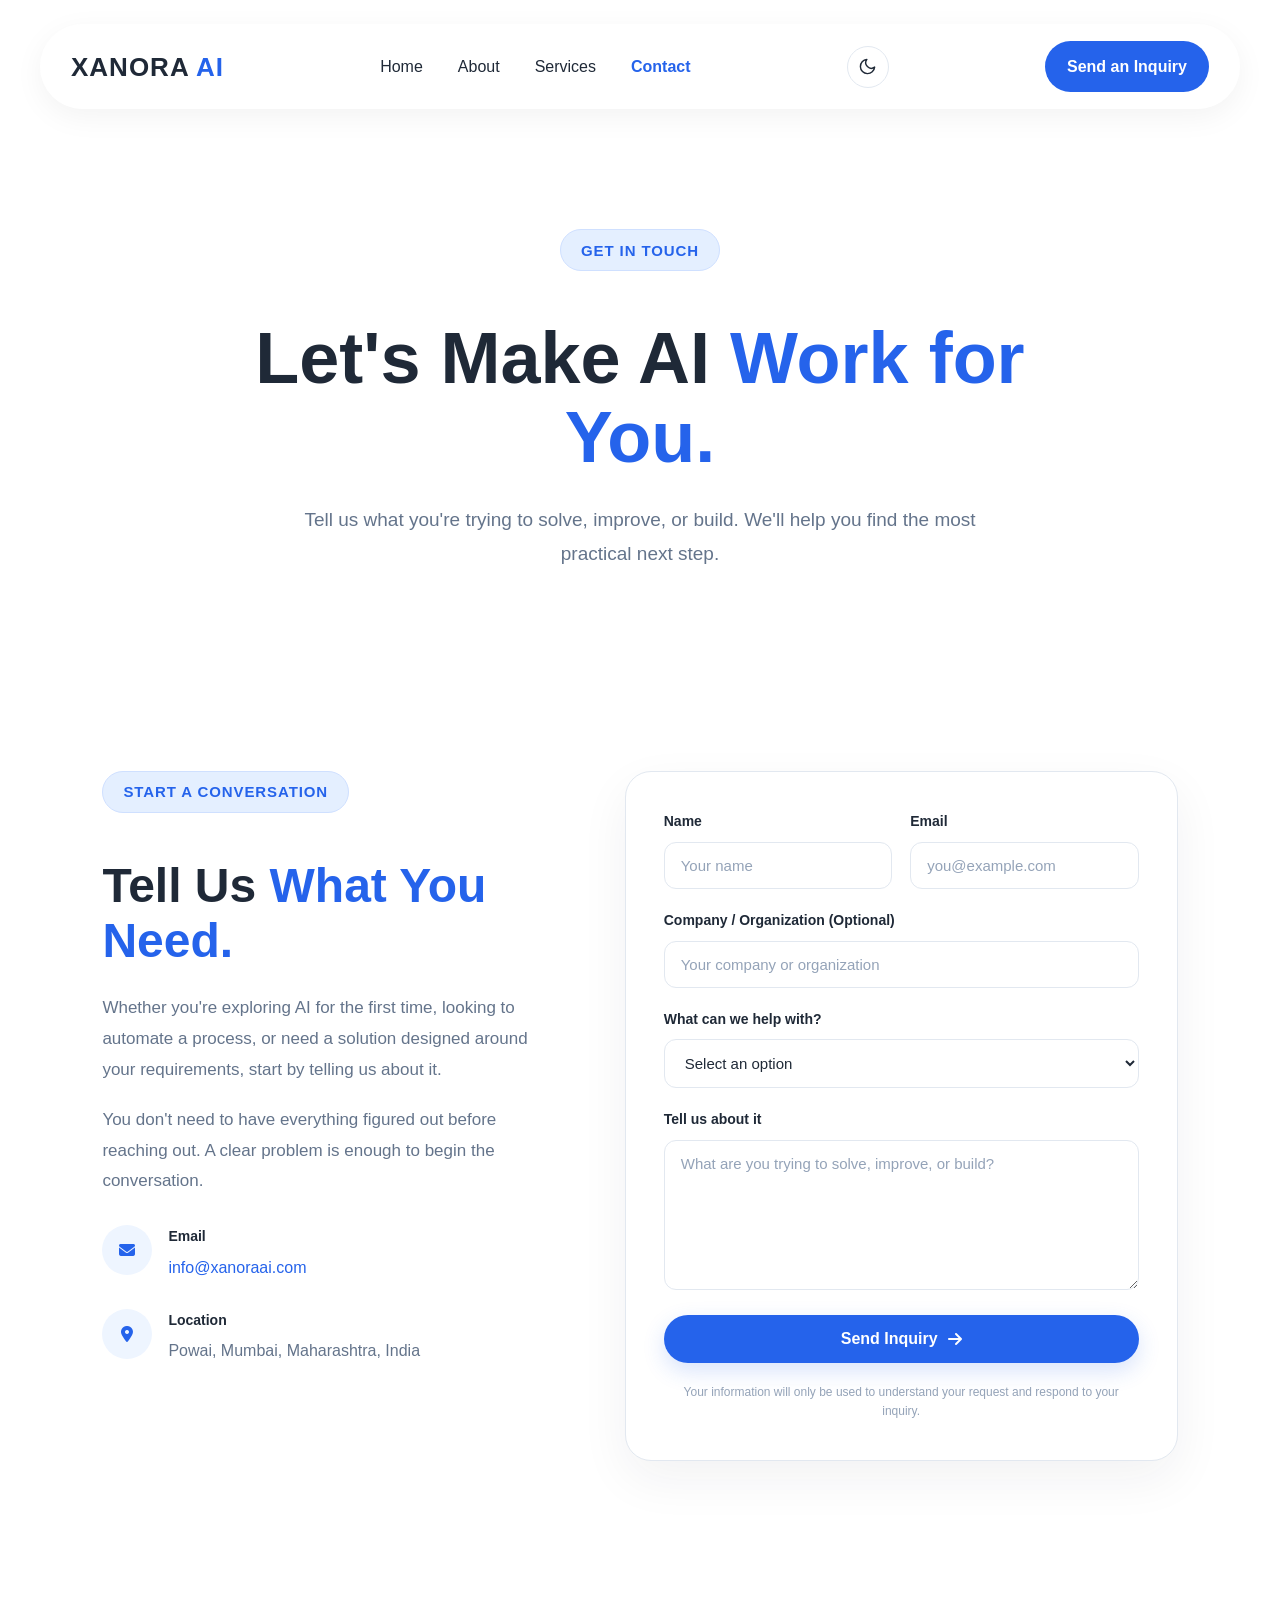
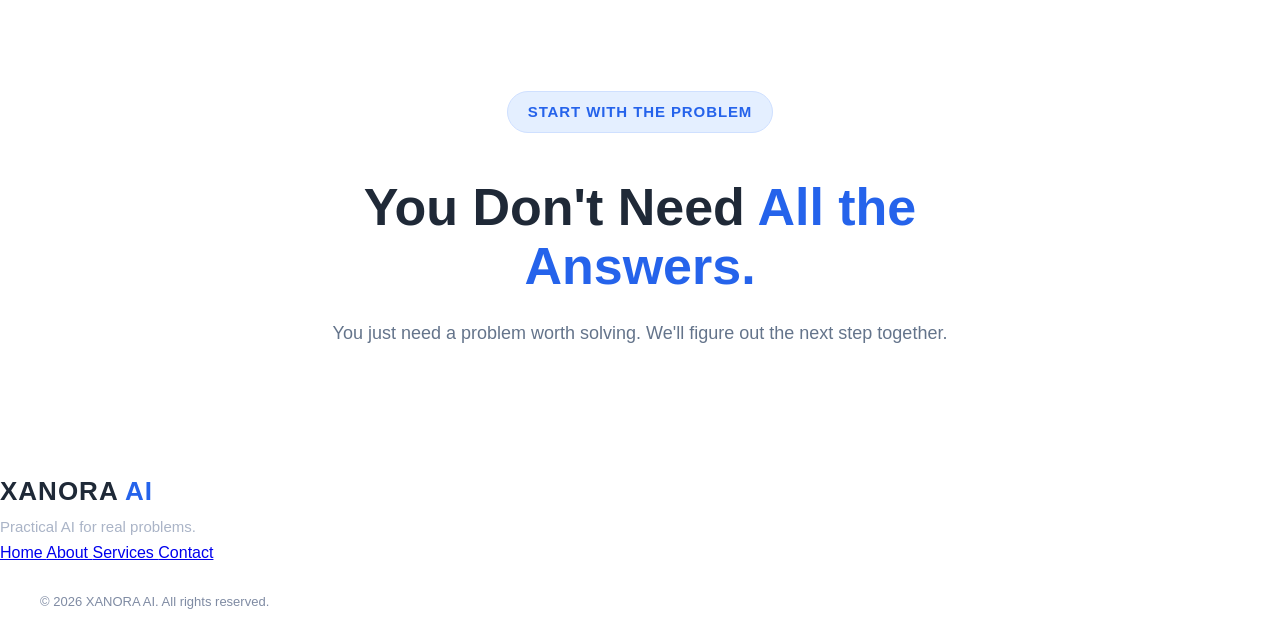
<file: Contact.html>
<!DOCTYPE html>
<html lang="en">

<head>

    <meta charset="UTF-8">

    <meta name="viewport"
          content="width=device-width, initial-scale=1.0">

    <title>Contact | XANORA AI</title>

    <meta name="description"
          content="Talk to XANORA AI about practical AI consulting, automation, custom AI solutions, training and strategy.">

    <!-- Font Awesome -->
    <link rel="stylesheet"
          href="https://cdnjs.cloudflare.com/ajax/libs/font-awesome/6.5.2/css/all.min.css">

    <!-- Main stylesheet -->
    <link rel="stylesheet"
          href="assets/css/Xanora.css">

</head>


<body>


    <!-- =========================
         NAVIGATION
    ========================== -->

    <header>

        <nav class="navbar">

            <div class="logo">
                XANORA <span>AI</span>
            </div>

            <ul class="nav-links">

                <li>
                    <a href="index.html">
                        Home
                    </a>
                </li>

                <li>
                    <a href="about.html">
                        About
                    </a>
                </li>

                <li>
                    <a href="services.html">
                        Services
                    </a>
                </li>

                <li>
                    <a href="contact.html"
                       class="active">
                        Contact
                    </a>
                </li>

            </ul>

            <a href="#contactForm"
               class="nav-button">
                Send an Inquiry
            </a>

        </nav>

    </header>


    <main>


        <!-- =========================
             CONTACT HERO
        ========================== -->

        <section class="contact-hero">

            <div class="contact-hero-content">

                <span class="section-badge">
                    GET IN TOUCH
                </span>

                <h1>
                    Let's Make AI
                    <span>Work for You.</span>
                </h1>

                <p>
                    Tell us what you're trying to solve,
                    improve, or build. We'll help you
                    find the most practical next step.
                </p>

            </div>

        </section>


        <!-- =========================
             CONTACT SECTION
        ========================== -->

        <section class="contact-section">

            <div class="contact-container">


                <!-- =========================
                     CONTACT INFORMATION
                ========================== -->

                <div class="contact-intro">

                    <span class="section-badge">
                        START A CONVERSATION
                    </span>

                    <h2>
                        Tell Us
                        <span>What You Need.</span>
                    </h2>

                    <p>
                        Whether you're exploring AI for the first
                        time, looking to automate a process, or
                        need a solution designed around your
                        requirements, start by telling us about it.
                    </p>

                    <p>
                        You don't need to have everything figured
                        out before reaching out. A clear problem
                        is enough to begin the conversation.
                    </p>


                    <!-- =========================
                         EMAIL
                    ========================== -->

                    <div class="contact-detail">

                        <div class="contact-detail-icon">
                            <i class="fa-solid fa-envelope"></i>
                        </div>

                        <div>

                            <span>
                                Email
                            </span>

                            <a href="mailto:info@xanoraai.com">
                                info@xanoraai.com
                            </a>

                        </div>

                    </div>


                    <!-- =========================
                         LOCATION
                    ========================== -->

                    <div class="contact-detail">

                        <div class="contact-detail-icon">
                            <i class="fa-solid fa-location-dot"></i>
                        </div>

                        <div>

                            <span>
                                Location
                            </span>

                            <p>
                                Powai, Mumbai,
                                Maharashtra, India
                            </p>

                        </div>

                    </div>


                </div>


                <!-- =========================
                     CONTACT FORM
                ========================== -->

                <div class="contact-form-wrapper">

                    <form
                        class="contact-form"
                        id="contactForm"
                        novalidate
                    >


                        <div class="form-row">

                            <div class="form-group">

                                <label for="name">
                                    Name
                                </label>

                                <input
                                    type="text"
                                    id="name"
                                    name="Name"
                                    placeholder="Your name"
                                    required
                                >

                            </div>


                            <div class="form-group">

                                <label for="email">
                                    Email
                                </label>

                                <input
                                    type="email"
                                    id="email"
                                    name="Email"
                                    placeholder="you@example.com"
                                    required
                                >

                            </div>

                        </div>


                        <div class="form-group">

                            <label for="organization">
                                Company / Organization (Optional)
                            </label>

                            <input
                                type="text"
                                id="organization"
                                name="Company / Organization"
                                placeholder="Your company or organization"
                            >

                        </div>


                        <div class="form-group">

                            <label for="service">
                                What can we help with?
                            </label>

                            <select
                                id="service"
                                name="Service"
                                required
                            >

                                <option value="">
                                    Select an option
                                </option>

                                <option value="AI Consulting">
                                    AI Consulting
                                </option>

                                <option value="Automation">
                                    Automation
                                </option>

                                <option value="Custom AI Software">
                                    Custom AI Software
                                </option>

                                <option value="Business Integration">
                                    Business Integration
                                </option>

                                <option value="AI Training">
                                    AI Training
                                </option>

                                <option value="AI Strategy">
                                    AI Strategy
                                </option>

                                <option value="Other">
                                    Something else
                                </option>

                            </select>

                        </div>


                        <div class="form-group">

                            <label for="message">
                                Tell us about it
                            </label>

                            <textarea
                                id="message"
                                name="Message"
                                rows="7"
                                placeholder="What are you trying to solve, improve, or build?"
                                required
                            ></textarea>

                        </div>


                        <button
                            type="submit"
                            class="primary-btn contact-submit"
                        >

                            Send Inquiry

                            <i class="fa-solid fa-arrow-right"></i>

                        </button>


                        <p class="form-note">
                            Your information will only be used
                            to understand your request and
                            respond to your inquiry.
                        </p>

                    </form>

                </div>

            </div>

        </section>


        <!-- =========================
             FINAL CTA
        ========================== -->

        <section class="contact-cta">

            <div class="contact-cta-content">

                <span class="section-badge">
                    START WITH THE PROBLEM
                </span>

                <h2>
                    You Don't Need
                    <span>All the Answers.</span>
                </h2>

                <p>
                    You just need a problem worth solving.
                    We'll figure out the next step together.
                </p>

            </div>

        </section>

    </main>


    <!-- =========================
         FOOTER
    ========================== -->

    <footer>

        <div class="footer-content">

            <div class="footer-brand">

                <div class="logo">
                    XANORA <span>AI</span>
                </div>

                <p>
                    Practical AI for real problems.
                </p>

            </div>


            <div class="footer-links">

                <a href="index.html">
                    Home
                </a>

                <a href="about.html">
                    About
                </a>

                <a href="services.html">
                    Services
                </a>

                <a href="contact.html">
                    Contact
                </a>

            </div>

        </div>


        <div class="footer-bottom">

            <p>
                © 2026 XANORA AI. All rights reserved.
            </p>

        </div>

    </footer>


    <script src="assets/js/Xanora.js"></script>

</body>

</html>
</file>
<file: assets/css/Xanora.css>
/* =========================================================
   XANORA AI — HEADING ACCENT SYSTEM
   Major headings use black text with a deliberate blue phrase.
========================================================= */

.section-heading h1 span,
.section-heading h2 span,
.section-title h2 span,
.who-title span,
.problems-section .problem-title span,
.final-cta h2 span,
.form-modal-header h2 span,
.about-hero h1 span,
.about-cta h2 span,
.services-hero h1 span,
.services-approach h2 span,
.services-cta h2 span,
.contact-hero h1 span,
.contact-cta h2 span {
    color: var(--heading-accent);
}



/* =========================================================
   XANORA AI — GLOBAL STYLES
========================================================= */

*{
    margin:0;
    padding:0;
    box-sizing:border-box;
}

html{
    scroll-behavior:smooth;
}

body{
font-family:Arial, Helvetica, sans-serif;
    background: var(--page-background);
    color:var(--text-primary);
    line-height:1.7;
}



/* =========================================================
   XANORA AI — DESIGN TOKENS
   Single source of truth for the visual system
========================================================= */

:root {
    --surface-white: #ffffff;
    --brand-primary: #2563eb;
    --brand-hover: #1d4ed8;
    --brand-accent: #60a5fa;
    --heading-accent: var(--brand-primary);
    --brand-rgb: 37, 99, 235;

    --text-primary: #1f2937;
    --text-strong: #334155;
    --text-secondary: #64748b;
    --text-list: #475569;
    --text-muted: #94a3b8;

    --page-background: #ffffff;
    --surface: #ffffff;
    --surface-soft: #f8fbff;
    --surface-blue: #eef5ff;
    --surface-elevated: #ffffff;
    --surface-card: #ffffff;
    --surface-hover: #f1f5f9;

    --border: #e2e8f0;
    --border-blue: #dbeafe;

    --footer-bg: #10182b;
}

/* =========================================================
   SHARED — ANIMATIONS
========================================================= */

/* =========================================================
   ANIMATION — FLOAT
========================================================= */

@keyframes float{

    0% {

        transform: translateY(0);

    }

    50% {

        transform: translateY(-10px);

    }

    100% {

        transform: translateY(0);

    }

}

/* =========================================================
   ANIMATION — GLOW
========================================================= */

@keyframes pulseGlow {

    0% {

        box-shadow:
            0 0 30px rgba(var(--brand-rgb),.25);

    }

    50% {

        box-shadow:
            0 0 55px rgba(var(--brand-rgb),.45);

    }

    100% {

        box-shadow:
            0 0 30px rgba(var(--brand-rgb),.25);

    }

}



/* =========================================================
   NAVIGATION
========================================================= */

header {
    position: sticky;
    top: 0;
    left: 0;
    z-index: 1000;
    width: 100%;

    transition: transform 0.3s ease;
}

header.nav-hidden {
    transform: translateY(-100%);
}

@media (max-width: 700px) {

    .mobile-menu-panel.nav-hidden {
        transform: translateY(-100%);
        transition: transform 0.3s ease;
    }

}

.navbar {
    max-width: 1200px;
    margin: 24px auto 0;
    padding: 16px 30px;

    display: flex;
    justify-content: space-between;
    align-items: center;

   
    background: rgba(255, 255, 255, 0.12);

    backdrop-filter: blur(12px) saturate(160%);
    -webkit-backdrop-filter: blur(12px) saturate(160%);

    border: 1px solid rgba(255, 255, 255, 0.35);


    box-shadow:
        0 8px 30px rgba(0, 0, 0, 0.05),
        inset 0 1px 0 rgba(255, 255, 255, 0.45);

    border-radius: 999px;
   
}

.logo {
    font-size: 26px;
    font-weight: 800;
    letter-spacing: 1px;
    color: var(--text-primary);
}

.logo span {
    color: var(--brand-primary);
}

.nav-links {
    display: flex;
    align-items: center;
    gap: 35px;

    list-style: none;
    margin: 0;
    padding: 0;
}

.nav-links a {
    text-decoration: none;
    color: var(--text-primary);
    font-weight: 500;
    transition: color 0.3s ease;
}

.nav-links a:hover {
    color: var(--brand-primary);
}

.nav-links .active {
    color: var(--brand-primary);
    font-weight: 700;
}

.nav-button {
    background: var(--brand-primary);
    color: white;

    padding: 12px 22px;
    border-radius: 999px;

    text-decoration: none;
    font-weight: 600;

    transition:
        transform 0.3s ease,
        box-shadow 0.3s ease;
}

.nav-button:hover {
    transform: translateY(-2px);
    box-shadow: 0 8px 20px rgba(var(--brand-rgb), 0.20);
}



/* =========================================================
   HOME / INDEX PAGE — DESKTOP
========================================================= */

/* =========================================================
   HERO — DESKTOP
========================================================= */

/* =========================================================
   HERO SECTION
========================================================= */

#hero {
    background: var(--page-background);

    min-height: calc(100vh - 110px);
    padding: 80px 5% 60px;

    display: flex;
    align-items: center;
}


/* =========================================================
   HERO CONTAINER
========================================================= */

.hero-container {

    width: 100%;

    max-width: 1400px;

    margin: 0 auto;

    display: flex;

    align-items: center;

    justify-content: space-between;

    gap: 80px;

}


/* =========================================================
   HERO LEFT
========================================================= */

.hero-left {

    flex: 1;

    max-width: 700px;

}


/* =========================================================
   HERO RIGHT
========================================================= */

.hero-right {
    flex: 1;
    max-width: 560px;

    display: flex;
    flex-direction: column;
    align-items: center;

    gap: 12px;
}

/* =========================================================
   HERO SERVICE CIRCLES
========================================================= */

.hero-service-circles {
    width: 100%;
    display: flex;
    justify-content: center;
    align-items: stretch;

    gap: 16px;

    margin-top: 60px;
}

/* =========================================================
   HERO BADGE
========================================================= */

.hero-badge{

    display: inline-block;

    background: var(--surface-blue);

    color: var(--brand-primary);

    padding: 10px 18px;

    border-radius: 999px;

    font-size: 14px;

    font-weight: 600;

    margin-bottom: 25px;

}


/* =========================================================
   HERO HEADING
========================================================= */

.hero-left h1 {
    font-size: clamp(52px, 5vw, 72px);
    line-height: 1.08;
    font-weight: 800;
    letter-spacing: -1.5px;
    color: var(--text-primary);
    margin-bottom: 28px;
}

.hero-left h1 span{
   color:var(--brand-primary);

}


/* =========================================================
   HERO DESCRIPTION
========================================================= */

.hero-description {
    max-width: 680px;

    font-size: 19px;
    line-height: 1.75;

    color: var(--text-secondary);

    margin-bottom: 38px;
}

/* =========================================================
   HERO BUTTONS
========================================================= */

.hero-buttons {

    display: flex;

    align-items: center;

    gap: 18px;

    flex-wrap: wrap;

}


/* =========================================================
   PRIMARY BUTTON
========================================================= */

.primary-btn {

    display: inline-flex;

    align-items: center;

    justify-content: center;

    background: var(--brand-primary);

    color: var(--surface-white);

    padding: 15px 30px;

    border-radius: 999px;

    text-decoration: none;

    font-size: 16px;

    font-weight: 600;

    box-shadow:
        0 8px 22px rgba(var(--brand-rgb), 0.18);

    transition:
        transform 0.3s ease,
        box-shadow 0.3s ease,
        background 0.3s ease;

}

.primary-btn:hover {

    transform: translateY(-3px);

    background: var(--brand-hover);

    box-shadow:
        0 12px 28px rgba(var(--brand-rgb), 0.25);

}


/* =========================================================
   SECONDARY BUTTON
========================================================= */

.secondary-btn {

    display: inline-flex;

    align-items: center;

    justify-content: center;

    background: rgba(255, 255, 255, 0.45);

    color: var(--brand-primary);

    padding: 13px 28px;

    border: 2px solid rgba(var(--brand-rgb), 0.65);

    border-radius: 999px;

    text-decoration: none;

    font-size: 16px;

    font-weight: 600;

    backdrop-filter: blur(8px);

    -webkit-backdrop-filter: blur(8px);

    transition:
        transform 0.3s ease,
        background 0.3s ease,
        color 0.3s ease;

}

.secondary-btn:hover {

    transform: translateY(-3px);

    background: var(--brand-primary);

    color: var(--surface-white);

}
/* =========================================================
   HERO FEATURES
========================================================= */

.hero-features {

    display: flex;

    align-items: center;

    gap: 28px;

    margin-top: 40px;

    flex-wrap: wrap;

}


/* =========================================================
   HERO FEATURE ITEM
========================================================= */

.hero-features div {

    display: flex;

    align-items: center;

    gap: 9px;

    font-size: 15px;

    font-weight: 600;

    color: var(--text-primary);

    line-height: 1.2;

    white-space: nowrap;

}


/* =========================================================
   HERO FEATURE ICON
========================================================= */

.hero-features svg {

    width: 19px;

    height: 19px;

    color: var(--brand-primary);

    flex-shrink: 0;

}

/* =========================================================
   HERO VISUAL
========================================================= */

.hero-visual{

    position:relative;

    width: 510px;

    height:450px;

    margin:0 auto 110px;

    display:flex;

    justify-content:center;

    align-items:center;

    animation:float 6s ease-in-out infinite;

}

/* =========================================================
   AI NETWORK — INFINITY SYSTEM
========================================================= */

.ai-network {
    position: relative;
    width: 480px;
    height: 390px;
    flex-shrink: 0;
    overflow: visible;
    transform: translateX(-20px);
}


/* =========================================================
   INFINITY PATH
========================================================= */

.infinity-path {
    position: absolute;
    inset: 0;

    width: 100%;
    height: 100%;

    overflow: visible;

    z-index: 1;

    pointer-events: none;
}

.infinity-path path {
    fill: none;

    stroke: rgba(var(--brand-rgb), 0.14);
    stroke-width: 2;

    stroke-linecap: round;

    stroke-dasharray: 18 14;

    animation: infinityFlow 7s linear infinite;
}


/* Moving infinity line */

@keyframes infinityFlow {

    from {
        stroke-dashoffset: 0;
    }

    to {
        stroke-dashoffset: -320;
    }

}


/* =========================================================
   AI CORE
========================================================= */

.ai-core {

    position: absolute;

    left: 50%;
    top: 50%;

    transform: translate(-50%, -50%);

    width: 92px;
    height: 92px;

    border-radius: 50%;

    background:
        linear-gradient(
            135deg,
            var(--brand-primary),
            var(--brand-accent)
        );

    display: flex;

    flex-direction: column;

    align-items: center;
    justify-content: center;

    gap: 4px;

    color: white;

    z-index: 100;

    box-shadow:
        0 0 45px rgba(var(--brand-rgb), .35);

    animation: pulseGlow 4s ease-in-out infinite;
}


.ai-core svg {

    width: 30px;
    height: 30px;

}


.ai-core span {

    font-size: 10px;

    font-weight: 700;

    letter-spacing: .5px;

    white-space: nowrap;

}


/* =========================================================
   AI NODES
========================================================= */

.ai-node {

    position: absolute;

    width: 150px;
    height: auto;

    border-radius: 50%;

    display: flex;
    flex-direction: column;
    align-items: center;
    justify-content: flex-start;
    gap: 7px;
    text-align: center;

    background: transparent;
    border: none;
    box-shadow: none;
    z-index: 10;
    color: var(--brand-primary);
    min-height: 0;

    transform: translate(-50%, -50%);

}


.ai-node svg {

    width: 44px;
    height: 44px;
    min-width: 44px;
    min-height: 44px; 
    padding: 11px;
    box-sizing: border-box;
    background: var(--surface-white);
    border-radius: 50%;
    flex-shrink: 0;
    box-shadow: 0 6px 18px rgba(var(--brand-rgb), 0.12);

}


.ai-node span {

    position: static;

    display: block;

    width: max-content;

    text-align: center;

    font-size: 15px;

    font-weight: 600;

    line-height: 1.2;

    color: #334155;

    white-space: nowrap;
    margin: 0;
    padding: 0;

}
/* =========================================================
   XANORA AI — DATA PARTICLE
========================================================= */

.data-particle {
    position: absolute;

    width: 7px;
    height: 7px;

    border-radius: 50%;

    background: var(--brand-primary);

    box-shadow:
        0 0 7px rgba(var(--brand-rgb), 0.85),
        0 0 15px rgba(var(--brand-rgb), 0.40);

    pointer-events: none;

    z-index: 30;

    transform-origin: center center;

    will-change:
        transform,
        opacity;
}


/* =========================================================
   PARTICLE ENERGY TRAIL
========================================================= */

.data-particle::before {
    content: "";

    position: absolute;

    width: 22px;
    height: 3px;

    top: 50%;
    right: 100%;

    transform: translateY(-50%);

    border-radius: 999px;

    background: linear-gradient(
        to left,
        rgba(var(--brand-rgb), 0.55),
        rgba(var(--brand-rgb), 0)
    );

    filter: blur(0.5px);

    pointer-events: none;
}


/* Small bright core */

.data-particle::after {
    content: "";

    position: absolute;

    width: 3px;
    height: 3px;

    top: 50%;
    left: 50%;

    transform: translate(-50%, -50%);

    border-radius: 50%;

    background: var(--surface-white);

    opacity: 0.85;

    pointer-events: none;
}

/* =========================================================
   HERO SERVICE CIRCLE
========================================================= */

.hero-service-circles .floating-card {

    width: 165px;
    height: 165px;

    flex: 0 0 165px;

    background: rgba(255, 255, 255, 0.82);

    border: 1px solid rgba(var(--brand-rgb), 0.16);

    border-radius: 50%;

    padding: 20px 16px;

    display: flex;
    flex-direction: column;

    align-items: center;
    justify-content: center;

    text-align: center;

    box-shadow:
        0 12px 35px rgba(var(--brand-rgb), 0.08);

    backdrop-filter: blur(8px);
    -webkit-backdrop-filter: blur(8px);

    transition:
        transform 0.3s ease,
        box-shadow 0.3s ease,
        border-color 0.3s ease;
}


/* =========================================================
   SERVICE CIRCLE ICON
========================================================= */

.hero-service-circles .card-icon {

    width: 42px;
    height: 42px;

    border-radius: 50%;

    display: flex;
    align-items: center;
    justify-content: center;

    background: var(--surface-blue);

    color: var(--brand-primary);

    margin-bottom: 8px;
}

.hero-service-circles .card-icon svg {

    width: 21px;
    height: 21px;
}


/* =========================================================
   SERVICE CIRCLE TITLE
========================================================= */

.hero-service-circles .floating-card h3 {

    margin: 0 0 6px;

    font-size: 16px;

    line-height: 1.2;

    font-weight: 700;

    color: var(--text-primary);
}


/* =========================================================
   SERVICE CIRCLE DESCRIPTION
========================================================= */

.hero-service-circles .floating-card p {

    margin: 0;

    font-size: 11px;

    line-height: 1.4;

    color: var(--text-secondary);

    max-width: 125px;
}


/* =========================================================
   SERVICE CIRCLE HOVER
========================================================= */

.hero-service-circles .floating-card:hover {

    transform: translateY(-6px);

    border-color: rgba(var(--brand-rgb), 0.35);

    box-shadow:
        0 18px 45px rgba(var(--brand-rgb), 0.14);
}


/* =========================================================
   CARD TITLE
========================================================= */

.card-title{

    display:flex;

    align-items:center;

    gap:14px;

    margin-bottom:18px;

}

.card-title svg{

    width:28px;

    height:28px;

    color:var(--brand-primary);

}

.card-title h3{

    font-size:24px;

    font-weight:700;

    color:var(--text-primary);

    margin:0;

}

.floating-card p{

    color:var(--text-secondary);

    line-height:1.8;

    font-size:16px;

}




/* =========================================================
   HERO — AI SYSTEM ADDITIONS / PRESERVED OVERRIDES
========================================================= */

/* =========================================================
   XANORA AI — NETWORK SVG
========================================================= */

.network-svg {
    position: absolute;
    inset: 0;
    width: 100%;
    height: 100%;
    pointer-events: none;
    overflow: visible;
}

.network-svg path {
    fill: none;
    stroke: var(--brand-primary);
    stroke-width: 1.5;
    stroke-dasharray: 6 8;
    stroke-linecap: round;
}

.visible-loop,
.visible-vertical {
    fill: none;
}

/* =========================================================
   XANORA AI — CORRECT NODE ANCHORS
   The icon itself is the path anchor.
========================================================= */

.ai-node-1 {
    left: 10% !important;
    top: 50% !important;
    transform: translate(-50%, -50%) !important;
}

.ai-node-2 {
    left: 50% !important;
    top: 18% !important;
    transform: translate(-50%, -50%) !important;
    flex-direction: column-reverse !important;
}

.ai-node-3 {
    left: 90% !important;
    top: 50% !important;
    transform: translate(-50%, -50%) !important;
}

.ai-node-4 {
    left: 50% !important;
    top: 82% !important;
    transform: translate(-50%, -50%) !important;
    flex-direction: column !important;
}

/* =========================================================
   XANORA AI — CORE MUST COVER PARTICLES
========================================================= */
.ai-core {
    position: absolute !important;
    left: 50% !important;
    top: 50% !important;
    transform: translate(-50%, -50%) !important;
    z-index: 100 !important;
}

.data-particles {
    position: absolute !important;
    z-index: 20 !important;
}

/* =========================================================
   WHY XANORA AI
========================================================= */

.why-xanora{

    max-width:1200px;

    margin:80px auto ;

    padding:20px;

}

.section-heading{

    text-align:center;

    margin-bottom:55px;

}

.section-badge{

    display:inline-flex;

    align-items:center;

    justify-content:center;

    padding:10px 20px;

    border-radius:999px;

    background:#e4efff;

    color:var(--brand-primary);

    border:1px solid #cfe0ff;

    font-family:inherit;

    font-size:15px;

    line-height:1;

    font-weight:700;

    letter-spacing:0.06em;

    margin-bottom:20px;

}

.section-heading h2{

    font-size:40px;

    margin-bottom:18px;

    color:var(--text-primary);

}

.section-heading p{

    max-width:700px;

    margin:auto;

    color:var(--text-secondary);

    font-size:18px;

    line-height:1.7;

}

.why-xanora .section-heading {
    margin-bottom: 50px;
}

.why-xanora .why-grid {
    gap: 24px;
}

.why-xanora .why-card {
    padding: 32px;
}

/* =========================================================
   WHY GRID
========================================================= */

.why-grid{

    display:grid;

    grid-template-columns:
        repeat(2,1fr);

    gap:30px;

}

.why-card{

    background:white;

    padding:35px;

    border-radius:20px;

    box-shadow:
        0 10px 30px rgba(0,0,0,.05);

    transition: transform 0.3s ease;

}

.why-card:hover{

    transform:translateY(-8px);

}

.why-card svg{

    width:36px;

    height:36px;

    color:var(--brand-primary);

    margin-bottom:20px;

}

.why-card h3{

    margin-bottom:15px;

    color:var(--text-primary);

}

.why-card p{

    color:var(--text-secondary);

    line-height:1.7;

}

/* =========================================================
   SERVICES PREVIEW
========================================================= */

.services-preview {

    padding: 60px 8%;

    background: var(--page-background);

}

.section-title{

    text-align:center;

    max-width:760px;

    margin:0 auto 40px;

}

.section-title > span{

    display:inline-block;

    padding:10px 22px;

    border-radius:50px;

    background:var(--surface-blue);

    color:var(--brand-primary);

    font-weight:600;

    margin-bottom:20px;

}

.section-title h2 {

    font-size:40px;

    line-height:1.2;

    color: var(--text-primary);

    margin-bottom:18px;

}

.section-title p{

    font-size:18px;

    color:var(--text-secondary);

    line-height:1.7;

}

/* =========================================================
   SERVICES GRID
========================================================= */

.services-grid{

    display:grid;

    grid-template-columns:
        repeat(3,1fr);

    gap:30px;

}

.service-card{

    background:white;

    border-radius:22px;

    padding:38px;

    box-shadow:
        0 15px 45px rgba(0,0,0,.07);

    transition:
         transform 0.35s ease,
         box-shadow 0.35s ease;


}

.service-card:hover{

    transform:translateY(-12px);

    box-shadow:
        0 30px 60px rgba(var(--brand-rgb),.15);

}

.service-card i{

    font-size:34px;

    color:var(--brand-primary);

    margin-bottom:25px;

}

.service-card h3{

    font-size:26px;

    margin-bottom:15px;

    color:var(--text-primary);

}

.service-card p{

    color:var(--text-secondary);

    line-height:1.8;

}

/* =========================================================
   SERVICES ORBIT
========================================================= */

.services-orbit {
    position: relative;
    width: min(100%, 1050px);
    height: 700px;
    margin: 20px auto 0;
} 

/* Central visual */

.services-center {
    position: absolute;
    top: 50%;
    left: 50%;
    transform: translate(-50%, -50%);

    width: 190px;
    height: 190px;

    border-radius: 50%;
    background: var(--surface-white);

    display: flex;
    flex-direction: column;
    align-items: center;
    justify-content: center;

    text-align: center;

    box-shadow:
        0 20px 60px rgba(var(--brand-rgb),.12);

    border: 1px solid var(--border-blue);

    z-index: 3;
}

.services-center .center-icon {
    width: 48px;
    height: 48px;

    display: flex;
    align-items: center;
    justify-content: center;

    border-radius: 50%;

    background: var(--surface-blue);
    color: var(--brand-primary);

    font-size: 24px;
    margin-bottom: 12px;
}

.services-center h3 {
    margin: 0;
    font-size: 20px;
    color: var(--text-primary);
}

.services-center h3 span {
    color: var(--brand-primary);
}

.services-center p {
    margin: 8px 0 0;

    font-size: 13px;
    line-height: 1.5;

    color: var(--text-secondary);
}


/* Orbit ring */

.orbit-ring {
    position: absolute;

    top: 50%;
    left: 50%;

    width: 430px;
    height: 430px;

    transform: translate(-50%, -50%);

    border: 1px dashed rgba(var(--brand-rgb),.35);

    border-radius: 50%;
}


/* Service cards */

.service-orbit-card {
    position: absolute;

    width: 280px;
    min-height: 115px;

    padding: 22px 24px;

    background: var(--surface-white);

    border-radius: 20px;

    border: 1px solid var(--border);

    box-shadow:
        0 15px 45px rgba(0,0,0,.06);

    display: flex;
    align-items: flex-start;
    gap: 18px;

    z-index: 2;

    transition:
         transform 0.3s ease,
         box-shadow 0.3s ease;
}
.service-top-left:hover,
.service-top-right:hover,
.service-bottom-left:hover,
.service-bottom-right:hover {
    transform: translateY(-5px);

    box-shadow:
        0 25px 55px rgba(var(--brand-rgb),.12);
}

.service-middle-left:hover {
    transform: translateY(calc(-50% - 5px));

    box-shadow:
        0 25px 55px rgba(var(--brand-rgb),.12);
}

.service-middle-right:hover {
    transform: translateY(calc(-50% - 5px));

    box-shadow:
        0 25px 55px rgba(var(--brand-rgb),.12);
}

.service-orbit-card i {
    flex-shrink: 0;

    width: 42px;
    height: 42px;

    display: flex;
    align-items: center;
    justify-content: center;

    border-radius: 50%;

    background: var(--surface-blue);

    color: var(--brand-primary);

    font-size: 18px;
}

.service-orbit-card h3 {
    margin: 2px 0 8px;

    font-size: 18px;
    line-height: 1.3;

    color: var(--text-primary);
}

.service-orbit-card p {
    margin: 0;

    color: var(--text-secondary);

    font-size: 14px;

    line-height: 1.55;
}


/* Positioning */

.service-top-left {
    top: 35px;
    left: 120px;
}

.service-top-right {
    top: 35px;
    right: 120px;
}

.service-middle-left {
    top: 50%;
    left: -5px;
    transform: translateY(-50%);
}

.service-middle-right {
    top: 50%;
    right: -5px;
    transform: translateY(-50%);
}

.service-bottom-left {
    bottom: 35px;
    left: 120px;
}

.service-bottom-right {
    bottom: 35px;
    right: 120px;
}



/* =========================================================
   SERVICES ORBIT — DOTS
========================================================= */

.orbit-dot {
    position: absolute;
    width: 8px;
    height: 8px;
    border-radius: 50%;
    background: var(--brand-primary);
    box-shadow: 0 0 0 3px #ffffff,
                0 0 10px rgba(var(--brand-rgb),.25);
}

.dot-1 {
    top: 9%;
    left: 19%;
}

.dot-2 {
    top: 9%;
    right: 19%;
}

.dot-3 {
    top: 50%;
    left: -4px;
    transform: translateY(-50%);
}

.dot-4 {
    top: 50%;
    right: -4px;
    transform: translateY(-50%);
}

.dot-5 {
    bottom: 9%;
    left: 19%;
}

.dot-6 {
    bottom: 9%;
    right: 19%;
}

/* =========================================================
   OUR PROCESS
========================================================= */

.process{

    padding:90px 8%;

    background:var(--surface-soft);

}

.process-subtitle{

    max-width:760px;

    margin-left:auto;

    margin-right:auto;

}

.process-grid{

    position:relative;

    display:grid;

    grid-template-columns:
        repeat(4,1fr);

    gap:24px;

    margin-top: 30px;

}

.process-grid::before{
    content:"";
    position:absolute;
    top:28px;
    left:10%;
    right:10%;
    height:2px;
    background: #c8daf4;
    z-index:0;
}

.process-card{

    position:relative;

    background: var(--surface-white);

    border-radius:20px;

    padding:30px 26px;

    text-align:left;

    z-index:1;

    box-shadow:
        0 12px 35px rgba(0,0,0,.05);

    border:1px solid var(--border);

    transition:
        transform .3s ease,
        box-shadow .3s ease;

}

.process-card:hover{

    transform:translateY(-6px);

    box-shadow:
        0 25px 60px rgba(var(--brand-rgb),.15);

}


/* =========================================================
   PROCESS NUMBER
========================================================= */

.number{

    width:56px;

    height:56px;

    border-radius:50%;

    background:var(--brand-primary);

    color:white;

    display:flex;

    align-items:center;

    justify-content:center;

    font-size:20px;

    font-weight:700;

    margin-bottom:22px;

}

.process-card h3{

    font-size:22px;

    color:var(--text-primary);

    margin-bottom:14px;

}

.process-card p{
    color:var(--text-secondary);
    font-size: 15px;
    line-height:1.65;

}

/* =========================================================
   WHO CAN BENEFIT
========================================================= */

.who-section{
    padding:90px 8% 65px;
    background: var(--surface-white);
    text-align:center;
}

.who-title {
    font-size:40px;
    line-height:1.2;
    color: var(--text-primary);
    margin:25px auto 20px;
    font-weight:700;
}

.who-grid{
    display:grid;
    grid-template-columns:
        repeat(2,1fr);
    gap:24px;
    margin-top:38px;

}

.section-description{
    max-width:760px;
    margin:0 auto;
    color:var(--text-secondary);
    font-size:18px;
    line-height:1.75;
}

.who-card{

    background: var(--surface-white);

    border-radius:22px;

    padding:26px 28px;

    text-align:left;

    transition:
        transform .3s ease,
        box-shadow .3s ease;

    box-shadow:
        0 15px 45px rgba(0,0,0,.05);

}

.who-card:hover{

    transform:translateY(-6px);

    box-shadow:
        0 25px 55px rgba(var(--brand-rgb),.10);

}

.who-icon{

    width:62px;

    height:62px;

    border-radius:50%;

    background:var(--brand-primary);

    display:flex;

    justify-content:center;

    align-items:center;

    font-size:26px;

    color:white;

    margin-bottom:20px;

}

.who-card h3{

    font-size:24px;

    margin-bottom:12px;

     color: var(--text-primary);

}

.who-card p{

    line-height:1.75;

    color:var(--text-secondary);

}

/* =========================================================
   COMMON CHALLENGES
========================================================= */

.problems-section{

    padding:40px 8% 100px;

    background: var(--surface-white);

    text-align:center;

}

.problems-section .problem-title {

    font-size:40px;

    line-height:1.2;

    color: var(--text-primary);

    margin:25px auto 20px;

    font-weight:700;

}

.problems-section .section-description{

    max-width:760px;

    margin:0 auto;

    color:var(--text-secondary);

    font-size:20px;

    line-height:1.8;

}

.problems-grid{

    display:grid;

    grid-template-columns:
        repeat(2,1fr);

    gap:24px;

    margin-top:38px;

}

.problem-card{

    background: var(--surface-white);

    border-radius:22px;

    padding:32px;

    text-align:left;

    border:1px solid var(--border);

    box-shadow:
        0 15px 45px rgba(0,0,0,.05);

    transition:

        transform .3s ease,
        box-shadow .3s ease;
}

.problem-card:hover{

    transform:translateY(-6px);

    box-shadow:
        0 20px 50px rgba(0,0,0,.08);

}


.problem-card h3{

    font-size:24px;

    line-height:1.3;

    color:var(--text-primary);

    margin-bottom:14px;

}

.problem-card p{

    color:var(--text-secondary);

    font-size:17px;

    line-height:1.8;

    margin:0;

}

.problem-icon{

    width:62px;
    height:62px;

    border-radius:50%;

    background:var(--brand-primary);

    display:flex;
    align-items:center;
    justify-content:center;

    margin-bottom:20px;

}

.problem-icon svg{

    width:29px;
    height:29px;

    fill:none;
    stroke: var(--surface-white);
    stroke-width:1.8;

    stroke-linecap:round;
    stroke-linejoin:round;

}

/* =========================================================
   FINAL CTA
========================================================= */

.final-cta {
    padding: 75px 8%;
    background: var(--page-background);
    text-align: center;
}

.final-cta-content {
    max-width: 850px;
    margin: 0 auto;
}

.final-cta .section-badge {
    display: inline-flex;
    align-items: center;
    justify-content: center;

    padding: 12px 24px;

    border-radius: 999px;

    background: var(--surface-blue);
    color: var(--brand-primary);

    font-size: 16px;
    font-weight: 700;
    letter-spacing: .3px;
}

.final-cta h2 {
    margin: 28px auto 20px;

    font-size: 52px;
    line-height: 1.15;
    font-weight: 700;

    color: var(--text-primary);
}

.final-cta h2 span {
    color: var(--heading-accent);
}

.final-cta p {
    max-width: 720px;
    margin: 0 auto;

    color: var(--text-secondary);

    font-size: 19px;
    line-height: 1.75;
}

.final-cta-buttons {
    display: flex;
    align-items: center;
    justify-content: center;
    gap: 16px;

    margin-top: 35px;
}

.final-cta .primary-btn,
.final-cta .secondary-btn {
    display: inline-flex;
    align-items: center;
    justify-content: center;

    min-width: 170px;
    padding: 15px 28px;

    border-radius: 999px;

    font-size: 16px;
    font-weight: 700;

    text-decoration: none;

    transition:
        transform .25s ease,
        box-shadow .25s ease;
}

.final-cta .primary-btn {
    background: var(--brand-primary);
    color: var(--surface-white);

    box-shadow: 0 10px 25px rgba(var(--brand-rgb),.18);
}

.final-cta .secondary-btn {
    background: var(--surface-white);
    color: var(--brand-primary);

    border: 1px solid var(--border-blue);
}

.final-cta .primary-btn:hover,
.final-cta .secondary-btn:hover {
    transform: translateY(-3px);
}

.final-cta .primary-btn:hover {
    box-shadow: 0 15px 35px rgba(var(--brand-rgb),.25);
}

.final-cta .secondary-btn:hover {
    box-shadow: 0 12px 30px rgba(0,0,0,.06);
}



/* =========================================================
   SHARED — FOOTER — DESKTOP
========================================================= */

/* =========================================================
   SITE FOOTER
========================================================= */

.site-footer {
    background: var(--footer-bg);
    color: var(--surface-white);
    padding: 70px 8% 0;
}


/* Main footer */

.footer-main {
    max-width: 1200px;
    margin: 0 auto;

    display: grid;
    grid-template-columns:
        1.7fr
        1fr
        1.2fr
        1.3fr;

    gap: 60px;

    padding-bottom: 55px;
}


/* Brand */

.footer-brand {
    max-width: 360px;
}

.footer-logo {
    display: inline-block;

    margin-bottom: 20px;

    color: var(--surface-white);

    font-size: 25px;
    font-weight: 800;

    letter-spacing: .3px;

    text-decoration: none;
}

.footer-logo span {
    color: var(--brand-primary);
}

.footer-brand p {
    margin: 0;

    color: #aab4c7;

    font-size: 15px;
    line-height: 1.7;
}


/* Footer columns */

.footer-column {
    display: flex;
    flex-direction: column;
    align-items: flex-start;
}

.footer-column h3 {
    margin: 0 0 20px;

    color: var(--surface-white);

    font-size: 16px;
    font-weight: 700;
}

.footer-column a {
    margin-bottom: 12px;

    color: #aab4c7;

    font-size: 15px;

    text-decoration: none;

    transition:
        color .2s ease,
        transform .2s ease;
}

.footer-column a:hover {
    color: var(--surface-white);
    transform: translateX(2px);
}


/* Contact text */

.footer-contact-text {
    max-width: 250px;

    margin: 0 0 20px;

    color: #aab4c7;

    font-size: 15px;
    line-height: 1.7;
}


/* Footer CTA */

.footer-cta {
    display: inline-flex;

    align-items: center;
    gap: 8px;

    padding: 11px 18px;

    background: var(--brand-primary);

    border-radius: 999px;

    color: var(--surface-white);

    font-size: 14px;
    font-weight: 700;

    margin: 0;

    transition:
        transform .25s ease,
        box-shadow .25s ease;
}

.footer-cta:hover {
    transform: translateY(-2px);

    box-shadow:
        0 10px 25px rgba(var(--brand-rgb),.25);
}

.footer-cta svg {
    width: 16px;
    height: 16px;
}


/* Bottom bar */

.footer-bottom {
    max-width: 1200px;
    margin: 0 auto;

    min-height: 70px;

    display: flex;
    align-items: center;
    justify-content: space-between;

    gap: 20px;

    border-top: 1px solid rgba(255,255,255,.1);
}

.footer-bottom p {
    margin: 0;

    color: #7f8ba3;

    font-size: 13px;
}

.footer-bottom-links {
    display: flex;
    gap: 22px;
}

.footer-bottom-links a {
    color: #7f8ba3;

    font-size: 13px;

    text-decoration: none;

    transition: color .2s ease;
}

.footer-bottom-links a:hover {
    color: var(--surface-white);
}

/* =========================================================
   ABOUT PAGE
========================================================= */

/* =========================
   ABOUT HERO
========================= */

.about-hero {
    padding: 100px 8% 180px;
    background: var(--page-background);
    text-align: center;
}

.about-hero .section-heading {
    max-width: 850px;
    margin: 0 auto;
}

.about-hero h1 {
    font-size: 60px;
    line-height: 1.15;
    color: var(--text-primary);
    margin: 25px auto;
    font-weight: 700;
}

.about-hero h1 span {
    color: var(--heading-accent);
}

.about-hero p {
    max-width: 720px;
    margin: 0 auto;
    color: var(--text-secondary);
    font-size: 20px;
    line-height: 1.8;
}


/* =========================
   SHARED SECTION HEADING
========================= */

.about-story .section-heading,
.about-beliefs .section-heading,
.about-capabilities .section-heading,
.about-process .section-heading,
.about-future .section-heading {
    max-width: 850px;
    margin: 0 auto;
    text-align: center;
}

.about-story .section-badge,
.about-beliefs .section-badge,
.about-capabilities .section-badge,
.about-vision .section-badge,
.about-process .section-badge,
.about-future .section-badge,
.about-cta .section-badge {
    display: inline-block;
    padding: 10px 20px;
    border-radius: 999px;
    background: var(--surface-blue);
    color: var(--brand-primary);
    font-size: 13px;
    font-weight: 700;
    letter-spacing: 1px;
}

/* Better contrast on blue-background sections */
.about-story .section-badge,
.about-capabilities .section-badge,
.about-process .section-badge,
.about-cta .section-badge {
    background: var(--surface-white);
    color: var(--brand-primary);
}

/* =========================
   WHY XANORA AI EXISTS
========================= */

.about-story {
    padding: 80px 8%;
    background: var(--page-background);
}

.about-story h2 {
    font-size: 48px;
    line-height: 1.2;
    color: var(--text-primary);
    margin: 25px auto 30px;
    font-weight: 700;
}

.about-story p {
    max-width: 760px;
    margin: 0 auto 20px;
    color: var(--text-secondary);
    font-size: 18px;
    line-height: 1.85;
}


/* =========================
   BELIEFS
========================= */

.about-beliefs {
    padding: 80px 8%;
    background: var(--page-background);
    text-align: center;
}

.about-beliefs h2 {
    font-size: 48px;
    line-height: 1.2;
    color: var(--text-primary);
    margin: 25px auto 30px;
    font-weight: 700;
}

.about-beliefs h2 span {
    color: var(--brand-primary);
}

.about-beliefs > .section-heading > p {
    max-width: 760px;
    margin: 0 auto;
    color: var(--text-secondary);
    font-size: 18px;
    line-height: 1.85;
}

.beliefs-grid {
    display: grid;
    grid-template-columns: repeat(2, 1fr);
    gap: 32px;
    max-width: 1000px;
    margin: 50px auto 0;
}

.belief-card {
    background: var(--surface-white);
    border: 1px solid var(--border);
    border-radius: 22px;
    padding: 32px;
    text-align: left;
    box-shadow: 0 15px 45px rgba(0, 0, 0, 0.05);
    transition: transform 0.35s ease, box-shadow 0.35s ease;
}

.belief-card:hover {
    transform: translateY(-6px);
    box-shadow: 0 20px 50px rgba(var(--brand-rgb), 0.10);
}

.belief-icon {
    width: 64px;
    height: 64px;
    border-radius: 50%;
    background: var(--brand-primary);
    color: var(--surface-white);
    display: flex;
    align-items: center;
    justify-content: center;
    font-size: 22px;
    margin-bottom: 24px;
}

.belief-icon svg {
    width: 24px;
    height: 24px;
}

.belief-card h3 {
    font-size: 23px;
    color: var(--text-primary);
    margin: 0 0 12px;
}

.belief-card p {
    color: var(--text-secondary);
    line-height: 1.7;
    margin: 0;
}


/* =========================
   WHAT XANORA AI IS
========================= */

.about-capabilities {
    padding: 100px 8%;
    background: var(--page-background);
}

.about-capabilities h2 {
    font-size: 52px;
    line-height: 1.2;
    color: var(--text-primary);
    margin: 25px auto 30px;
    font-weight: 700;
}

.about-capabilities h2 span {
    color: var(--brand-primary);
}

.about-capabilities > .section-heading > p {
    max-width: 760px;
    margin: 0 auto;
    color: var(--text-secondary);
    font-size: 18px;
    line-height: 1.85;
}

.capabilities-grid {
    display: grid;
    grid-template-columns: repeat(3, 1fr);
    gap: 20px;
    max-width: 1050px;
    margin: 50px auto 0;
}

.capability-card {
    background: var(--surface-white);
    border: 1px solid var(--border);
    border-radius: 22px;
    padding: 28px 30px;
    min-height: 200px;
    box-shadow: 0 12px 35px rgba(0, 0, 0, 0.05);
    transition: transform 0.35s ease, box-shadow 0.35s ease;
}

.capability-card:hover {
    transform: translateY(-6px);
    box-shadow: 0 20px 50px rgba(var(--brand-rgb), 0.10);
}

.capability-icon {
    width: 60px;
    height: 60px;
    border-radius: 50%;
    background: var(--brand-primary);
    color: var(--surface-white);
    display: flex;
    align-items: center;
    justify-content: center;
    margin-bottom: 22px;
}

.capability-icon svg {
    width: 23px;
    height: 23px;
}

.capability-card h3 {
    font-size: 23px;
    color: var(--text-primary);
    margin: 0 0 12px;
}

.capability-card p {
    color: var(--text-secondary);
    line-height: 1.7;
    margin: 0;
}


/* =========================
   OUR VISION
========================= */

.about-vision {
    padding: 100px 8%;
    background: var(--page-background);
}

.vision-content {
    max-width: 850px;
    margin: 0 auto;
    text-align: center;
}

.about-vision h2 {
    font-size: 52px;
    line-height: 1.2;
    color: var(--text-primary);
    margin: 25px auto 30px;
    font-weight: 700;
}

.about-vision p {
    max-width: 760px;
    margin: 0 auto 20px;
    color: var(--text-secondary);
    font-size: 18px;
    line-height: 1.85;
}



/* =========================================================
   ABOUT VISION — HEADING ACCENT
========================================================= */

.about-vision h2 span {
    color: var(--heading-accent);
}

/* =========================
   HOW WE WORK
========================= */

.about-process {
    padding: 100px 8%;
    background: var(--page-background);
}

.about-process h2 {
    font-size: 52px;
    line-height: 1.2;
    color: var(--text-primary);
    margin: 25px auto 30px;
    font-weight: 700;
}

.about-process h2 span {
    color: var(--brand-primary);
}

.about-process > .section-heading > p {
    max-width: 760px;
    margin: 0 auto;
    color: var(--text-secondary);
    font-size: 18px;
    line-height: 1.85;
}

.about-process-grid {
    display: grid;
    grid-template-columns: repeat(5, 1fr);
    gap: 18px;
    max-width: 1150px;
    margin: 60px auto 0;
}

.about-process-card {
    background: var(--surface-white);
    border: 1px solid var(--border);
    border-radius: 20px;
    padding: 28px 22px;
    min-height: 260px;
    box-shadow: 0 12px 35px rgba(0, 0, 0, 0.04);
    transition: transform 0.35s ease, box-shadow 0.35s ease;
}

.about-process-card:hover {
    transform: translateY(-5px);
    box-shadow: 0 18px 45px rgba(var(--brand-rgb), 0.10);
}

.about-process-number {
    font-size: 14px;
    font-weight: 700;
    color: var(--brand-primary);
    margin-bottom: 22px;
}

.about-process-card h3 {
    font-size: 21px;
    color: var(--text-primary);
    margin: 0 0 12px;
}

.about-process-card p {
    color: var(--text-secondary);
    line-height: 1.7;
    margin: 0;
}


/* =========================
   WHAT WE ARE BUILDING
========================= */

.about-future {
    padding: 100px 8%;
    background: var(--page-background);
}

.about-future h2 {
    font-size: 52px;
    line-height: 1.2;
    color: var(--text-primary);
    margin: 25px auto 30px;
    font-weight: 700;
}

.about-future h2 span {
    color: var(--brand-primary);
}

.about-future p {
    max-width: 760px;
    margin: 0 auto 20px;
    color: var(--text-secondary);
    font-size: 18px;
    line-height: 1.85;
}


/* =========================
   FINAL CTA
========================= */

.about-cta {
    padding: 100px 8%;
    background: var(--page-background);
    text-align: center;
}

.about-cta-content {
    max-width: 760px;
    margin: 0 auto;
}

.about-cta h2 {
    font-size: 52px;
    line-height: 1.2;
    color: var(--text-primary);
    margin: 25px auto 20px;
    font-weight: 700;
}

.about-cta p {
    max-width: 700px;
    margin: 0 auto 30px;
    color: var(--text-secondary);
    font-size: 19px;
    line-height: 1.75;
}



/* =========================================================
   ABOUT PAGE — SPACING & STICKY NAV FIX
   This affects ONLY the About page.
========================================================= */

/* About page detection */
body:has(.about-hero) {

    /*
       Keeps content from feeling cramped against
       the sticky navigation.
    */
    scroll-padding-top: 130px;
}

/* =========================================================
   ABOUT SECTION HEADINGS
========================================================= */

body:has(.about-hero) .section-heading {

    max-width: 900px;

    margin-left: auto;
    margin-right: auto;

}


/* Give headings more breathing room */

body:has(.about-hero) .section-heading h1,
body:has(.about-hero) .section-heading h2 {

    margin-top: 26px;
    margin-bottom: 30px;

}


/* Keep paragraphs readable */

body:has(.about-hero) .section-heading p {

    max-width: 820px;

    margin-left: auto;
    margin-right: auto;

}


/* =========================================================
   ABOUT PAGE — BELIEF CARDS
========================================================= */

body:has(.about-beliefs) .beliefs-grid {

    margin-top: 40px;

}


/* =========================================================
   ABOUT PAGE — CAPABILITY CARDS
========================================================= */

body:has(.about-capabilities) .capabilities-grid {

    margin-top: 55px;

}


/* =========================================================
   ABOUT PAGE — PROCESS CARDS

========================================================= */

body:has(.about-process) .about-process-grid {

    margin-top: 55px;

}


/* =========================================================
   MOBILE
========================================================= */



/* =========================================================
   SERVICES PAGE
========================================================= */


/* =========================
   SERVICES HERO
========================= */

.services-hero {
    padding: 150px 8% 120px;
    background: var(--page-background);
    text-align: center;
}

.services-hero-content {
    max-width: 900px;
    margin: 0 auto;
}

.services-hero h1 {
    margin: 28px auto 25px;
    max-width: 850px;

    font-size: clamp(48px, 6vw, 78px);
    line-height: 1.08;
    letter-spacing: -2px;

    color: var(--text-primary);
}

.services-hero h1 span {
    color: var(--heading-accent);
}

.services-hero p {
    max-width: 760px;
    margin: 0 auto;

    color: var(--text-secondary);
    font-size: 19px;
    line-height: 1.8;
}

.services-hero-actions {
    margin-top: 38px;

    display: flex;
    justify-content: center;
    align-items: center;
    gap: 16px;
    flex-wrap: wrap;
}


/* =========================
   SERVICES INTRO
========================= */

.services-intro {
    padding: 120px 8% 70px;
    background: var(--page-background);
    text-align: center;
}

.services-intro .section-heading {
    max-width: 850px;
    margin: 0 auto;
}

.services-intro h2 {
    margin: 25px auto 25px;

    font-size: clamp(38px, 5vw, 58px);
    line-height: 1.15;

    color: var(--text-primary);
}

.services-intro h2 span {
    color: var(--brand-primary);
}

.services-intro p {
    max-width: 760px;
    margin: 0 auto;

    color: var(--text-secondary);
    font-size: 18px;
    line-height: 1.85;
}


/* =========================
   SERVICES LIST
========================= */

.services-list {
    padding: 80px 8% 130px;
    background: var(--page-background);
}

.services-grid-page {
    max-width: 1150px;
    margin: 0 auto;

    display: grid;
    grid-template-columns: repeat(2, 1fr);
    gap: 28px;
}


/* =========================
   SERVICE DETAIL CARD
========================= */

.service-detail-card {
    position: relative;

    background: var(--surface-white);

    border: 1px solid var(--border);
    border-radius: 26px;

    padding: 38px;

    box-shadow: 0 18px 50px rgba(31, 41, 55, 0.055);

    overflow: hidden;

    transition:
        transform 0.35s ease,
        box-shadow 0.35s ease,
        border-color 0.35s ease;
}

.service-detail-card:hover {
    transform: translateY(-6px);

    border-color: rgba(var(--brand-rgb), 0.25);

    box-shadow:
        0 25px 65px rgba(31, 41, 55, 0.08),
        0 10px 35px rgba(var(--brand-rgb), 0.07);
}


/* subtle blue accent */

.service-detail-card::after {
    content: "";

    position: absolute;

    left: 0;
    bottom: 0;

    width: 100%;
    height: 4px;

    background: var(--brand-primary);

    transform: scaleX(0);
    transform-origin: left;

    transition: transform 0.35s ease;
}

.service-detail-card:hover::after {
    transform: scaleX(1);
}


/* =========================
   SERVICE ICON
========================= */

.service-detail-icon {
    width: 64px;
    height: 64px;

    border-radius: 50%;

    display: flex;
    align-items: center;
    justify-content: center;

    background: var(--brand-primary);
    color: var(--surface-white);

    font-size: 23px;

    margin-bottom: 25px;

    box-shadow: 0 12px 25px rgba(var(--brand-rgb), 0.18);
}

.service-detail-icon i {
    line-height: 1;
}


/* =========================
   SERVICE NUMBER
========================= */

.service-number {
    position: absolute;

    top: 28px;
    right: 32px;

    font-size: 14px;
    font-weight: 700;

    color: var(--text-muted);

    letter-spacing: 1px;
}


/* =========================
   SERVICE TEXT
========================= */

.service-detail-card h2 {
    margin: 0 0 15px;

    color: var(--text-primary);

    font-size: 28px;
    line-height: 1.2;
}

.service-detail-card .service-lead {
    margin: 0 0 18px;

    color: var(--text-strong);

    font-size: 17px;
    line-height: 1.7;

    font-weight: 600;
}

.service-detail-card > p:not(.service-lead) {
    margin: 0;

    color: var(--text-secondary);

    font-size: 16px;
    line-height: 1.75;
}


/* =========================
   SERVICE FEATURES
========================= */

.service-detail-card ul {
    margin: 25px 0 0;
    padding: 0;

    list-style: none;

    display: grid;
    gap: 12px;
}

.service-detail-card li {
    display: flex;
    align-items: flex-start;
    gap: 10px;

    color: var(--text-list);

    font-size: 15px;
    line-height: 1.5;
}

.service-detail-card li i {
    color: var(--brand-primary);

    font-size: 14px;

    margin-top: 3px;
}


/* =========================
   OUR APPROACH
========================= */

.services-approach {
    padding: 130px 8%;

    background: var(--page-background);
}

.services-approach-content {
    max-width: 1150px;
    margin: 0 auto;
}

.services-approach .section-heading {
    max-width: 800px;
    margin: 0 auto 65px;

    text-align: center;
}

.services-approach h2 {
    margin: 25px auto 25px;

    color: var(--text-primary);

    font-size: clamp(38px, 5vw, 58px);
    line-height: 1.15;
}

.services-approach h2 span {
    color: var(--heading-accent);
}

.services-approach .section-heading p {
    color: var(--text-secondary);

    font-size: 18px;
    line-height: 1.85;
}


/* =========================
   APPROACH GRID
========================= */

.approach-grid {
    display: grid;

    grid-template-columns: repeat(4, 1fr);

    gap: 22px;
}

.approach-item {
    padding: 32px 25px;

    text-align: center;

    background: var(--surface-soft);

    border: 1px solid var(--border);
    border-radius: 22px;
}

.approach-icon {
    width: 58px;
    height: 58px;

    margin: 0 auto 22px;

    border-radius: 50%;

    display: flex;
    align-items: center;
    justify-content: center;

    background: var(--surface-blue);
    color: var(--brand-primary);

    font-size: 20px;
}

.approach-item h3 {
    margin: 0 0 12px;

    color: var(--text-primary);

    font-size: 21px;
}

.approach-item p {
    margin: 0;

    color: var(--text-secondary);

    font-size: 15px;
    line-height: 1.7;
}


/* =========================
   SERVICES CTA
========================= */

.services-cta {
    padding: 130px 8%;

    background: var(--page-background);

    text-align: center;
}

.services-cta-content {
    max-width: 800px;
    margin: 0 auto;
}

.services-cta h2 {
    margin: 25px auto 22px;

    color: var(--text-primary);

    font-size: clamp(40px, 5vw, 60px);
    line-height: 1.12;
}

.services-cta h2 span {
    color: var(--heading-accent);
}

.services-cta p {
    max-width: 700px;
    margin: 0 auto;

    color: var(--text-secondary);

    font-size: 18px;
    line-height: 1.8;
}

.services-cta .primary-btn {
    display: inline-flex;

    margin-top: 34px;
}

/* =========================================================
   SERVICES PAGE RESPONSIVE
========================================================= */

.service-detail-card.service-highlight {
    border-color: var(--brand-primary);

    box-shadow:
        0 0 0 4px rgba(var(--brand-rgb),.10),
        0 25px 65px rgba(31,41,55,.08);
}

/* Temporary highlight line */
.service-detail-card.service-highlight::after {
    transform: scaleX(1);
}

/* =========================================================
   CONTACT PAGE
========================================================= */

/* =========================
   CONTACT HERO
========================= */

.contact-hero {

    padding: 120px 8% 90px;

    background: var(--page-background);

    text-align: center;

}

.contact-hero-content {

    max-width: 850px;

    margin: 0 auto;

}

.contact-hero h1 {

    margin: 28px auto 25px;

    font-size: clamp(48px, 6vw, 72px);

    line-height: 1.1;

    color: var(--text-primary);

}

.contact-hero h1 span {

    color: var(--heading-accent);

}

.contact-hero p {

    max-width: 720px;

    margin: 0 auto;

    color: var(--text-secondary);

    font-size: 19px;

    line-height: 1.8;

}


/* =========================
   CONTACT SECTION
========================= */

.contact-section {

    padding: 110px 8%;

    background: var(--page-background);

}

.contact-container {

    max-width: 1150px;

    margin: 0 auto;

    display: grid;

    grid-template-columns: 0.9fr 1.1fr;

    gap: 70px;

    align-items: start;

}


/* =========================
   CONTACT INTRO
========================= */

.contact-intro h2 {

    margin: 25px 0;

    color: var(--text-primary);

    font-size: 48px;

    line-height: 1.15;

}

.contact-intro h2 span {

    color: var(--brand-primary);

}

.contact-intro > p {

    max-width: 540px;

    margin: 0 0 20px;

    color: var(--text-secondary);

    font-size: 17px;

    line-height: 1.8;

}


/* =========================
   CONTACT DETAILS
========================= */

.contact-detail {

    display: flex;

    align-items: flex-start;

    gap: 16px;

    margin-top: 28px;

}

.contact-detail-icon {
    flex-shrink: 0;
    width: 50px;
    height: 50px;
    border-radius: 50%;
    display: flex;
    align-items: center;
    justify-content: center;
    background: var(--surface-blue);
    color: var(--brand-primary);
}

.contact-detail span {

    display: block;

    margin-bottom: 5px;

    color: var(--text-primary);

    font-size: 14px;

    font-weight: 700;

}

.contact-detail a {

    color: var(--brand-primary);

    font-size: 16px;

    text-decoration: none;

}

.contact-detail a:hover {

    text-decoration: underline;

}

.contact-detail p {

    margin: 0;

    color: var(--text-secondary);

    font-size: 16px;

    line-height: 1.6;

}


/* =========================
   CONTACT FORM
========================= */

.contact-form-wrapper {

    padding: 38px;

    background: var(--surface-white);

    border: 1px solid var(--border);

    border-radius: 26px;

    box-shadow:
        0 18px 50px rgba(31, 41, 55, 0.06);

}

.contact-form {

    display: grid;

    gap: 20px;

}

.form-row {

    display: grid;

    grid-template-columns: repeat(2, 1fr);

    gap: 18px;

}

.form-group {

    display: flex;

    flex-direction: column;

    gap: 8px;

}

.form-group label {
    color: var(--text-primary);
    font-size: 14px;
    font-weight: 600;
}

.form-group input,
.form-group select,
.form-group textarea {

    width: 100%;

    box-sizing: border-box;

    border: 1px solid var(--border);

    border-radius: 12px;

    background: var(--surface-white);

    color: var(--text-primary);

    font-family: inherit;

    font-size: 15px;

    padding: 14px 16px;

    outline: none;

    transition:
        border-color 0.25s ease,
        box-shadow 0.25s ease;

}

.form-group input::placeholder,
.form-group textarea::placeholder {

    color: var(--text-muted);

}

.form-group textarea {

    resize: vertical;

    min-height: 150px;

}

.form-group input:focus,
.form-group select:focus,
.form-group textarea:focus {

    border-color: var(--brand-primary);

    box-shadow:
        0 0 0 3px rgba(var(--brand-rgb), 0.08);

}

.contact-submit {

    border: none;

    cursor: pointer;

    display: inline-flex;

    align-items: center;

    justify-content: center;

    gap: 10px;

    margin-top: 5px;

}

.form-note {

    margin: 0;

    color: var(--text-muted);

    font-size: 12px;

    line-height: 1.6;

    text-align: center;

}


/* =========================
   CONTACT CTA
========================= */

.contact-cta {

    padding: 120px 8%;

    background: var(--page-background);

    text-align: center;

}

.contact-cta-content {

    max-width: 760px;

    margin: 0 auto;

}

.contact-cta h2 {

    margin: 25px auto 20px;

    color: var(--text-primary);

    font-size: 52px;

    line-height: 1.15;

}

.contact-cta h2 span {

    color: var(--heading-accent);

}

.contact-cta p {

    max-width: 650px;

    margin: 0 auto;

    color: var(--text-secondary);

    font-size: 18px;

    line-height: 1.8;

}

/* =========================================================
   SHARED — FORM MODALS — DESKTOP
========================================================= */

/* ==========================================
   XANORA AI — FORM MODALS
========================================== */

body.modal-open {
    overflow: hidden;
}


/* ==========================================
   MODAL BACKDROP
========================================== */

.form-modal {
    position: fixed;
    inset: 0;
    z-index: 9999;

    display: flex;
    align-items: center;
    justify-content: center;

    padding: 30px;

    opacity: 0;
    visibility: hidden;
    pointer-events: none;

    transition:
        opacity 0.25s ease,
        visibility 0.25s ease;
}


.form-modal.active {
    opacity: 1;
    visibility: visible;
    pointer-events: auto;
}


.form-modal-overlay {
    position: absolute;
    inset: 0;

    background: rgba(5, 8, 20, 0.78);

    backdrop-filter: blur(8px);
    -webkit-backdrop-filter: blur(8px);
}


/* ==========================================
   MODAL CONTENT
========================================== */

.form-modal-content {
    position: relative;

    width: min(680px, 100%);
    max-height: 90vh;

    overflow-y: auto;

    padding: 42px;

    background: var(--surface-white);

    border: 1px solid rgba(0, 0, 0, 0.08);
    border-radius: 24px;

    box-shadow:
        0 30px 80px rgba(0, 0, 0, 0.25);

    transform: translateY(20px) scale(0.98);

    transition:
        transform 0.25s ease;
}


.form-modal.active .form-modal-content {
    transform: translateY(0) scale(1);
}


/* ==========================================
   CLOSE BUTTON
========================================== */

.form-modal-close {
    position: absolute;

    top: 18px;
    right: 18px;

    width: 42px;
    height: 42px;

    display: flex;
    align-items: center;
    justify-content: center;

    border: 1px solid rgba(0, 0, 0, 0.08);
    border-radius: 50%;

    background: var(--surface-soft);

    color: #222;

    cursor: pointer;

    transition:
        background 0.2s ease,
        transform 0.2s ease;
}


.form-modal-close:hover {
    background: var(--surface-hover);
    transform: rotate(5deg);
}


/* ==========================================
   MODAL HEADER
========================================== */

.form-modal-header {
    margin-bottom: 30px;

    padding-right: 45px;
}


.form-modal-header .section-badge {
    display: inline-block;

    margin-bottom: 14px;
}


.form-modal-header h2 {
    margin: 0 0 14px;

    font-size: clamp(2rem, 5vw, 3rem);

    line-height: 1.08;
}


.form-modal-header h2 span {
    display: inline;
}


.form-modal-header p {
    margin: 0;

    color: var(--text-secondary);

    line-height: 1.7;
}


/* ==========================================
   FORM LAYOUT
========================================== */

.consultation-form {
    display: flex;
    flex-direction: column;

    gap: 20px;
}


.form-field {
    display: flex;
    flex-direction: column;

    gap: 8px;
}


.form-field label {
    font-size: 0.92rem;
    font-weight: 600;

    color: #222;
}


.form-field label span {
    color: var(--text-muted);
}


.form-field label small {
    font-weight: 400;
    color: var(--text-muted);
}


/* ==========================================
   INPUTS
========================================== */

.form-field input,
.form-field select,
.form-field textarea {
    width: 100%;

    box-sizing: border-box;

    padding: 14px 16px;

    border: 1px solid var(--border);
    border-radius: 12px;

    background: var(--surface-white);

    color: #222;

    font-family: inherit;
    font-size: 0.95rem;

    outline: none;

    transition:
        border-color 0.2s ease,
        box-shadow 0.2s ease;
}


.form-field input:focus,
.form-field select:focus,
.form-field textarea:focus {
    border-color: var(--brand-primary);

    box-shadow:
        0 0 0 3px rgba(var(--brand-rgb), 0.08);
}


.form-field textarea {
    min-height: 120px;

    resize: vertical;
}


.form-field select {
    cursor: pointer;
}


/* ==========================================
   RADIO OPTIONS
========================================== */

.form-options {
    display: grid;

    grid-template-columns: repeat(2, 1fr);

    gap: 10px;
}


.option-card {
    position: relative;

    display: flex;
    align-items: center;

    gap: 10px;

    padding: 13px 14px;

    border: 1px solid var(--border);
    border-radius: 12px;

    background: var(--surface-white);

    cursor: pointer;

    transition:
        border-color 0.2s ease;
}


.option-card:hover {
    border-color: var(--text-muted);
}


.option-card input {
    width: auto;
    margin: 0;
}


.option-card span {
    font-size: 0.9rem;
}


/* ==========================================
   SUBMIT BUTTON
========================================== */

.form-submit {
    width: 100%;

    margin-top: 6px;

    border: none;

    cursor: pointer;

    justify-content: center;
}

/* =========================================================
   TABLET — MAX WIDTH 701PX TO 1000PX
========================================================= */

/* =========================================================
   FOOTER
========================================================= */

@media (max-width: 900px) {

    .footer-main {
        grid-template-columns: 1.5fr 1fr 1fr;
        gap: 40px;
    }

    .footer-brand {
        grid-column: 1 / -1;
    }

}




/* =========================================================
   HOME / INDEX — GENERAL
========================================================= */

@media (max-width:1000px){

    .navbar{

        width:92%;

    }

    .hero-container{

        flex-direction:column;

        text-align:center;

    }

    .hero-left{

        width:100%;

    }

    .hero-right{

        width:100%;

    }

    .hero-buttons{

        justify-content:center;

    }

    .hero-features{

        justify-content:center;

    }

    .services-grid{

        grid-template-columns:
            repeat(2,1fr);

    }

    .process-grid{

        grid-template-columns:
            repeat(2,1fr);

    }

}

/* =========================================================
   HOME / INDEX — HERO SERVICE CIRCLES
========================================================= */

@media (max-width: 1000px) {

    .hero-service-circles {
        gap: 14px;
    }

    .hero-service-circles .floating-card {
        width: 150px;
        height: 150px;
        flex-basis: 150px;
    }
}

/* =========================================================
   HOME / INDEX — SERVICES ORBIT
========================================================= */

@media (max-width: 900px) {

    .services-orbit {
        height: auto;

        display: grid;

        grid-template-columns: 1fr 1fr;

        gap: 20px;

        padding: 20px 0;
    }

    .orbit-ring {
        display: none;
    }

    .services-center {
        position: relative;

        top: auto;
        left: auto;

        transform: none;

        grid-column: 1 / -1;

        margin: 0 auto 20px;
    }

    .service-orbit-card {
        position: relative;

        top: auto;
        right: auto;
        bottom: auto;
        left: auto;

        transform: none;

        width: auto;
    }
}

/* =========================================================
   ABOUT PAGE
========================================================= */

@media (max-width: 1000px) {

    .capabilities-grid {
        grid-template-columns: repeat(2, 1fr);
    }

    .about-process-grid {
        grid-template-columns: repeat(2, 1fr);
    }

}

/* =========================================================
   SERVICES PAGE
========================================================= */

@media (max-width: 900px) {

    .services-grid-page {
        grid-template-columns: 1fr;
    }

    .approach-grid {
        grid-template-columns: repeat(2, 1fr);
    }

    .footer-brand {
        max-width: 500px;
    }
}

/* =========================================================
   CONTACT PAGE
========================================================= */

@media (max-width: 900px) {

    .contact-container {

        grid-template-columns: 1fr;

        gap: 50px;

    }

    .contact-intro {

        max-width: 750px;

        margin: 0 auto;

    }

}

/* =========================================================
   MOBILE — MAX WIDTH 700PX AND BELOW
========================================================= */

/* =========================================================
   HOME / INDEX — FINAL CTA
========================================================= */

@media (max-width: 600px) {

    .final-cta {
        padding: 75px 6%;
    }

    .final-cta h2 {
        font-size: 38px;
    }

    .final-cta p {
        font-size: 17px;
    }

    .final-cta-buttons {
        flex-direction: column;
        width: 100%;
    }

    .final-cta .primary-btn,
    .final-cta .secondary-btn {
        width: 100%;
        max-width: 320px;
    }
}

/* =========================================================
   FOOTER — 600PX
========================================================= */

@media (max-width: 600px) {

    .site-footer {
        padding: 55px 6% 25px;
    }

    .footer-main {
        grid-template-columns: 1fr 1fr;
        gap: 35px 25px;

        padding-bottom: 40px;
    }

    .footer-brand {
        grid-column: 1 / -1;
    }

    .footer-column h3 {
        margin-bottom: 15px;
    }

    .footer-bottom {
        min-height: auto;

        padding: 22px 0;

        flex-direction: column;
        align-items: flex-start;

        gap: 12px;
    }

}

/* =========================================================
   FOOTER — 420PX
========================================================= */

@media (max-width: 420px) {

    .footer-main {
        grid-template-columns: 1fr;
    }

    .footer-brand {
        grid-column: auto;
    }

    .footer-bottom-links {
        flex-wrap: wrap;
        gap: 12px 18px;
    }

}

/* =========================================================
   HOME / INDEX — GENERAL — 700PX
========================================================= */

@media (max-width:700px){


    #hero{

        padding:70px 5%;

    }

    .hero-left h1{

        font-size:44px;

    }

    .hero-description{

        font-size:17px;

    }

    .hero-visual{

        width:280px;

        height:280px;

    }

    .why-grid{

        grid-template-columns:1fr;

    }

    .services-grid{

        grid-template-columns:1fr;

    }

    .process-grid{

        grid-template-columns:1fr;

    }

    .who-grid{

        grid-template-columns:1fr;

    }

    .problems-grid{

        grid-template-columns:1fr;

    }

    .section-title h2 {

        font-size:38px;

    
    color: var(--text-primary);
}

    .section-heading h2{

        font-size:34px;

    }

    .who-title,
    .problems-section .problem-title {

        font-size:38px;

    
    color: var(--text-primary);
}

    .hero-features{

        flex-direction:column;

        align-items:center;

    }

}

/* =========================================================
   HOME / INDEX — HERO SERVICE CIRCLES — 700PX
========================================================= */

@media (max-width: 700px) {

    .hero-service-circles {
        flex-wrap: wrap;
        max-width: 360px;
    }

    .hero-service-circles .floating-card {
        width: 145px;
        height: 145px;
        flex-basis: 145px;
    }
}

/* =========================================================
   HOME / INDEX — SERVICES ORBIT — 600PX
========================================================= */

@media (max-width: 600px) {

    .services-orbit {
        grid-template-columns: 1fr;
    }

    .services-center {
        grid-column: auto;
    }

    .service-orbit-card {
        width: 100%;
    }
}

/* =========================================================
   ABOUT PAGE — 700PX
========================================================= */

@media (max-width: 700px) {

    .about-hero h1 {
        font-size: 42px;
    }

    .about-hero p {
        font-size: 17px;
    }


    .about-story h2,
    .about-beliefs h2,
    .about-capabilities h2,
    .about-vision h2,
    .about-process h2,
    .about-future h2 {
        font-size: 38px;
    }


    .about-story p,
    .about-beliefs > .section-heading > p,
    .about-capabilities > .section-heading > p,
    .about-vision p,
    .about-process > .section-heading > p,
    .about-future p {
        font-size: 16px;
    }


    .beliefs-grid {
        grid-template-columns: 1fr;
        gap: 20px;
        margin-top: 40px;
    }


    .capabilities-grid {
        grid-template-columns: 1fr;
        gap: 20px;
        margin-top: 40px;
    }


    .about-process-grid {
        grid-template-columns: 1fr;
        gap: 20px;
        margin-top: 40px;
    }


    .about-process-card {
        min-height: auto;
    }


    .about-cta h2 {
        font-size: 40px;
    }

}

/* =========================================================
   HOME / INDEX — SECTION HEADINGS — 480PX
========================================================= */

@media (max-width: 480px) {

    .who-title,
    .problems-section .problem-title,
    .section-title h2 {
        font-size:34px;
    
    color: var(--text-primary);
}

}


/* =========================================================
   ABOUT PAGE — 480PX
========================================================= */

@media (max-width: 480px) {

    .about-hero h1 {
        font-size: 36px;
    }

    .about-story h2,
    .about-beliefs h2,
    .about-capabilities h2,
    .about-vision h2,
    .about-process h2,
    .about-future h2,
    .about-cta h2 {
        font-size: 34px;
    }

    .belief-card,
    .capability-card,
    .about-process-card {
        padding: 26px;
    }

}

/* =========================================================
   ABOUT PAGE — SPACING / STICKY NAV — 700PX
========================================================= */

@media (max-width: 700px) {

    body:has(.about-hero) {

        scroll-padding-top: 180px;

    }


    body:has(.about-hero) .about-hero {

        padding: 110px 6% 85px;

    }


    body:has(.about-story) .about-story {

        padding: 90px 6%;

    }


    body:has(.about-beliefs) .about-beliefs {

        padding: 90px 6%;

    }


    body:has(.about-capabilities) .about-capabilities {

        padding: 90px 6%;

    }


    body:has(.about-vision) .about-vision {

        padding: 90px 6%;

    }


    body:has(.about-process) .about-process {

        padding: 90px 6%;

    }


    body:has(.about-future) .about-future {

        padding: 90px 6%;

    }


    body:has(.about-cta) .about-cta {

        padding: 90px 6%;

    }


    body:has(.about-hero) .section-heading h1,
    body:has(.about-hero) .section-heading h2 {

        margin-top: 22px;
        margin-bottom: 24px;

    }
}

/* =========================================================
   SERVICES PAGE — 600PX
========================================================= */

@media (max-width: 600px) {

    .services-hero {
        padding: 110px 6% 90px;
    }

    .services-hero h1 {
        letter-spacing: -1px;
    }

    .services-intro {
        padding: 90px 6% 50px;
    }

    .services-list {
        padding: 55px 6% 90px;
    }

    .service-detail-card {
        padding: 30px 25px;
        border-radius: 22px;
    }

    .service-detail-card h2 {
        font-size: 25px;
    }

    .services-approach {
        padding: 90px 6%;
    }

    .approach-grid {
        grid-template-columns: 1fr;
    }

    .services-cta {
        padding: 90px 6%;
    }

}

/* =========================================================
   CONTACT PAGE — 600PX
========================================================= */

@media (max-width: 600px) {

    .contact-hero {

        padding: 110px 6% 80px;

    }

    .contact-section {

        padding: 80px 6%;

    }

    .contact-intro h2 {

        font-size: 38px;

    }

    .contact-form-wrapper {

        padding: 25px 20px;

        border-radius: 22px;

    }

    .form-row {

        grid-template-columns: 1fr;

    }

    .contact-cta {

        padding: 90px 6%;

    }

    .contact-cta h2 {

        font-size: 40px;

    }

}

/* =========================================================
   SHARED — FORM MODALS — 700PX
========================================================= */

@media (max-width: 700px) {

    .form-modal {
        padding: 14px;
    }


    .form-modal-content {
        max-height: 94vh;

        padding: 30px 22px;

        border-radius: 20px;
    }


    .form-modal-header {
        padding-right: 38px;
    }


    .form-options {
        grid-template-columns: 1fr;
    }


    .form-modal-close {
        top: 14px;
        right: 14px;
    }

}


.section-title h2 span {
    color: var(--heading-accent);
}


.section-heading h2 span {
    color: var(--heading-accent);
}


.who-title span {
    color: var(--heading-accent);
}


.problems-section .problem-title span {
    color: var(--heading-accent);
}

/* =========================================================
   FINAL — UNIVERSAL PAGE BACKGROUND SYSTEM
   Index / About / Services / Contact
   One page background across the entire website.
========================================================= */

:root {
    --page-background: #ffffff;
}

body {
    background: var(--page-background);
}

#hero,
.services-preview,
.process,
.who-section,
.problems-section,
.final-cta,

.about-hero,
.about-story,
.about-beliefs,
.about-capabilities,
.about-vision,
.about-process,
.about-future,
.about-cta,

.services-hero,
.services-intro,
.services-list,
.services-approach,
.services-cta,

.contact-hero,
.contact-section,
.contact-cta {
    background: var(--page-background) !important;
}

/* =========================================================
   LIGHT MODE — PREMIUM SURFACE HIERARCHY
   Page canvas stays universally white.
   Soft blue is reserved for supporting components.
========================================================= */

.why-card,
.service-card,
.process-card,
.who-card,
.problem-card,
.belief-card,
.capability-card,
.about-process-card,
.approach-card {
    background: var(--surface-soft);
}

.service-detail-card,
.contact-form-wrapper,
.form-modal-content {
    background: var(--surface-elevated);
}

.section-badge {
    background: var(--surface-blue);
    color: var(--brand-primary);
}



/* =========================================================
   LIGHT MODE — PREMIUM CARD DEPTH
   Distinguish cards from the universal page canvas.
========================================================= */

.why-card,
.service-card,
.process-card,
.who-card,
.problem-card,
.belief-card,
.capability-card,
.about-process-card,
.approach-item,
.service-detail-card {
    background: var(--surface-elevated);
    border: 1px solid var(--border);
    box-shadow:
        0 10px 30px rgba(15, 23, 42, 0.06);
    transition:
        transform 0.3s ease,
        box-shadow 0.3s ease,
        border-color 0.3s ease;
}

.why-card:hover,
.service-card:hover,
.process-card:hover,
.who-card:hover,
.problem-card:hover,
.belief-card:hover,
.capability-card:hover,
.about-process-card:hover,
.approach-item:hover{
    transform: translateY(-5px);
    border-color: var(--border-blue);
    box-shadow:
        0 18px 45px rgba(var(--brand-rgb), 0.10);
}

/* =========================================================
   HOME — SERVICES / PROCESS HEADING LAYER
   Keep heading text above decorative circular graphics.
========================================================= */

.services-preview .section-title,
.process .section-title {
    position: relative;
    z-index: 5;
}

.services-preview .section-title h2,
.process .section-title h2 {
    position: relative;
    z-index: 6;
}

.services-orbit,
.process-grid {
    position: relative;
    z-index: 1;
}

.services-orbit {
    margin-top: 55px;
}

.process-grid {
    margin-top: 40px;
}

.orbit-ring {
    z-index: 0;
}

.services-center,
.service-orbit-card {
    z-index: 2;
}

/* =========================================================
   ABOUT — SECTION BADGE CONSISTENCY
========================================================= */

.about-story .section-badge,
.about-beliefs .section-badge,
.about-capabilities .section-badge,
.about-vision .section-badge,
.about-process .section-badge,
.about-future .section-badge,
.about-cta .section-badge {
    display: inline-flex;
    align-items: center;
    justify-content: center;
    padding: 8px 16px;
    border-radius: 999px;
    background: var(--surface-blue);
    color: var(--brand-primary);
    border: 1px solid var(--border-blue);
    font-size: 12px;
    line-height: 1;
    font-weight: 700;
    letter-spacing: 0.08em;
}

/* =========================================================
   FINAL — UNIVERSAL SECTION TITLE / BADGE SYSTEM
   Applies identically to Index, About, Services and Contact.
   This is the single authoritative rule.
========================================================= */

.section-badge {
    display: inline-flex;
    align-items: center;
    justify-content: center;

    padding: 10px 20px;

    min-height: 42px;

    border-radius: 999px;

    background: #e4efff;
    color: var(--brand-primary);

    border: 1px solid #cfe0ff;

    font-family: inherit;
    font-size: 15px;
    line-height: 1;
    font-weight: 700;
    letter-spacing: 0.06em;

    white-space: nowrap;

    margin-bottom: 20px;

    box-sizing: border-box;
}

/* The same specification must win inside every page-specific component. */
.about-hero .section-badge,
.about-story .section-badge,
.about-beliefs .section-badge,
.about-capabilities .section-badge,
.about-vision .section-badge,
.about-process .section-badge,
.about-future .section-badge,
.about-cta .section-badge,
.services-hero .section-badge,
.services-intro .section-badge,
.services-approach .section-badge,
.services-cta .section-badge,
.contact-hero .section-badge,
.contact-section .section-badge,
.contact-cta .section-badge,
.final-cta .section-badge {
    display: inline-flex;
    align-items: center;
    justify-content: center;

    padding: 10px 20px;

    min-height: 42px;

    border-radius: 999px;

    background: #e4efff;
    color: var(--brand-primary);

    border: 1px solid #cfe0ff;

    font-family: inherit;
    font-size: 15px;
    line-height: 1;
    font-weight: 700;
    letter-spacing: 0.06em;

    white-space: nowrap;

    margin-bottom: 20px;

    box-sizing: border-box;
}

/* =========================================================
   XANORA AI — DARK MODE
   FINAL THEME LAYER
   ---------------------------------------------------------
   Light mode remains the existing baseline.
   Dark mode uses deep navy, not black.
   Manual theme choice: [data-theme="dark"]
   System preference: @media (prefers-color-scheme: dark)
========================================================= */

/* =========================================================
   DARK MODE — DESIGN TOKENS
========================================================= */

[data-theme="dark"] {
    color-scheme: dark;

    --surface-white: #f8fafc;

    --brand-primary: #4f8cff;
    --brand-hover: #6aa0ff;
    --brand-accent: #7db2ff;
    --heading-accent: #60a5fa;
    --brand-rgb: 79, 140, 255;

    --text-primary: #f8fafc;
    --text-strong: #e2e8f0;
    --text-secondary: #b8c5d6;
    --text-list: #c5d0df;
    --text-muted: #8293a8;

    --page-background: #07111f;
    --surface: #0b1728;
    --surface-soft: #0d1d30;
    --surface-blue: #122a45;
    --surface-elevated: #102033;
    --surface-card: #102033;
    --surface-hover: #162b43;

    --border: #1e344d;
    --border-blue: #294f7d;

    --footer-bg: #040b14;
}

/* Follow the operating system only when the user has not
   explicitly selected a theme. JavaScript removes this
   automatic behavior once a manual preference exists. */

@media (prefers-color-scheme: dark) {

    html:not([data-theme]) {
        color-scheme: dark;
    }

    html:not([data-theme]) body {
        --page-background: #07111f;
        --surface: #0b1728;
        --surface-soft: #0d1d30;
        --surface-blue: #122a45;
        --surface-elevated: #102033;
        --surface-card: #102033;
        --surface-hover: #162b43;

        --brand-primary: #4f8cff;
        --brand-hover: #6aa0ff;
        --brand-accent: #7db2ff;
        --heading-accent: #60a5fa;
        --brand-rgb: 79, 140, 255;

        --text-primary: #f8fafc;
        --text-strong: #e2e8f0;
        --text-secondary: #b8c5d6;
        --text-list: #c5d0df;
        --text-muted: #8293a8;

        --border: #1e344d;
        --border-blue: #294f7d;
        --footer-bg: #040b14;
    }
}

/* =========================================================
   DARK MODE — GLOBAL CANVAS
========================================================= */

[data-theme="dark"] body {
    background: var(--page-background);
    color: var(--text-primary);
}

@media (prefers-color-scheme: dark) {
    html:not([data-theme]) body {
        background: #07111f;
        color: #f8fafc;
    }
}

/* =========================================================
   DARK MODE — NAVIGATION
========================================================= */

[data-theme="dark"] .navbar {
    background: rgba(7, 17, 31, 0.78);
    border-color: rgba(125, 178, 255, 0.18);
    box-shadow:
        0 8px 30px rgba(0, 0, 0, 0.22),
        inset 0 1px 0 rgba(255, 255, 255, 0.06);
}

[data-theme="dark"] .logo,
[data-theme="dark"] .nav-links a {
    color: var(--text-primary);
}

[data-theme="dark"] .nav-links a:hover,
[data-theme="dark"] .nav-links .active {
    color: var(--brand-accent);
}

[data-theme="dark"] .nav-button {
    color: #ffffff;
}

[data-theme="dark"] .nav-button:hover {
    box-shadow: 0 8px 20px rgba(var(--brand-rgb), 0.28);
}

/* =========================================================
   DARK MODE — THEME TOGGLE
========================================================= */

.theme-toggle {
    width: 42px;
    height: 42px;

    display: inline-flex;
    align-items: center;
    justify-content: center;

    flex: 0 0 42px;

    padding: 0;

    border: 1px solid var(--border);
    border-radius: 50%;

    background: var(--surface-elevated);
    color: var(--text-primary);

    cursor: pointer;

    transition:
        background-color 0.25s ease,
        color 0.25s ease,
        border-color 0.25s ease,
        transform 0.25s ease,
        box-shadow 0.25s ease;
}

.theme-toggle:hover {
    transform: translateY(-2px);
    border-color: var(--border-blue);
    box-shadow: 0 8px 22px rgba(var(--brand-rgb), 0.12);
}

.theme-toggle:focus-visible {
    outline: 3px solid rgba(var(--brand-rgb), 0.25);
    outline-offset: 3px;
}

.theme-toggle svg {
    width: 19px;
    height: 19px;
    pointer-events: none;
}

[data-theme="dark"] .theme-toggle {
    background: #102033;
    border-color: #294f7d;
    color: #f8fafc;
}

/* =========================================================
   DARK MODE — UNIVERSAL PAGE SURFACES
========================================================= */

[data-theme="dark"] #hero,
[data-theme="dark"] .services-preview,
[data-theme="dark"] .process,
[data-theme="dark"] .who-section,
[data-theme="dark"] .problems-section,
[data-theme="dark"] .final-cta,

[data-theme="dark"] .about-hero,
[data-theme="dark"] .about-story,
[data-theme="dark"] .about-beliefs,
[data-theme="dark"] .about-capabilities,
[data-theme="dark"] .about-vision,
[data-theme="dark"] .about-process,
[data-theme="dark"] .about-future,
[data-theme="dark"] .about-cta,

[data-theme="dark"] .services-hero,
[data-theme="dark"] .services-intro,
[data-theme="dark"] .services-list,
[data-theme="dark"] .services-approach,
[data-theme="dark"] .services-cta,

[data-theme="dark"] .contact-hero,
[data-theme="dark"] .contact-section,
[data-theme="dark"] .contact-cta {
    background: var(--page-background) !important;
}

/* =========================================================
   DARK MODE — SECTION BADGES
   Same universal geometry and typography as light mode.
   Only the tonal treatment changes.
========================================================= */

[data-theme="dark"] .section-badge,
[data-theme="dark"] .about-hero .section-badge,
[data-theme="dark"] .about-story .section-badge,
[data-theme="dark"] .about-beliefs .section-badge,
[data-theme="dark"] .about-capabilities .section-badge,
[data-theme="dark"] .about-vision .section-badge,
[data-theme="dark"] .about-process .section-badge,
[data-theme="dark"] .about-future .section-badge,
[data-theme="dark"] .about-cta .section-badge,
[data-theme="dark"] .services-hero .section-badge,
[data-theme="dark"] .services-intro .section-badge,
[data-theme="dark"] .services-approach .section-badge,
[data-theme="dark"] .services-cta .section-badge,
[data-theme="dark"] .contact-hero .section-badge,
[data-theme="dark"] .contact-section .section-badge,
[data-theme="dark"] .contact-cta .section-badge,
[data-theme="dark"] .final-cta .section-badge {
    background: #122a45 !important;
    color: #7db2ff !important;
    border-color: #294f7d !important;
}

/* =========================================================
   DARK MODE — HEADINGS / BODY TEXT
========================================================= */

[data-theme="dark"] .hero-left h1,
[data-theme="dark"] .section-heading h2,
[data-theme="dark"] .section-title h2,
[data-theme="dark"] .who-title,
[data-theme="dark"] .problems-section .problem-title,
[data-theme="dark"] .final-cta h2,
[data-theme="dark"] .about-hero h1,
[data-theme="dark"] .about-story h2,
[data-theme="dark"] .about-beliefs h2,
[data-theme="dark"] .about-capabilities h2,
[data-theme="dark"] .about-vision h2,
[data-theme="dark"] .about-process h2,
[data-theme="dark"] .about-future h2,
[data-theme="dark"] .about-cta h2,
[data-theme="dark"] .services-hero h1,
[data-theme="dark"] .services-approach h2,
[data-theme="dark"] .services-cta h2,
[data-theme="dark"] .contact-hero h1,
[data-theme="dark"] .contact-intro h2,
[data-theme="dark"] .contact-cta h2 {
    color: var(--text-primary);
}

[data-theme="dark"] .hero-left h1 span,
[data-theme="dark"] .section-heading h1 span,
[data-theme="dark"] .section-heading h2 span,
[data-theme="dark"] .section-title h2 span,
[data-theme="dark"] .who-title span,
[data-theme="dark"] .problems-section .problem-title span,
[data-theme="dark"] .final-cta h2 span,
[data-theme="dark"] .about-hero h1 span,
[data-theme="dark"] .about-beliefs h2 span,
[data-theme="dark"] .about-capabilities h2 span,
[data-theme="dark"] .about-vision h2 span,
[data-theme="dark"] .about-process h2 span,
[data-theme="dark"] .about-future h2 span,
[data-theme="dark"] .about-cta h2 span,
[data-theme="dark"] .services-hero h1 span,
[data-theme="dark"] .services-approach h2 span,
[data-theme="dark"] .services-cta h2 span,
[data-theme="dark"] .contact-hero h1 span,
[data-theme="dark"] .contact-cta h2 span {
    color: var(--heading-accent);
}

[data-theme="dark"] .hero-description,
[data-theme="dark"] .section-heading p,
[data-theme="dark"] .section-title p,
[data-theme="dark"] .section-description,
[data-theme="dark"] .hero-service-circles .floating-card p,
[data-theme="dark"] .floating-card p {
    color: var(--text-secondary);
}

/* =========================================================
   DARK MODE — HERO
========================================================= */

[data-theme="dark"] .hero-badge {
    background: #122a45;
    color: #7db2ff;
}

[data-theme="dark"] .secondary-btn {
    background: rgba(16, 32, 51, 0.72);
    color: #7db2ff;
    border-color: rgba(var(--brand-rgb), 0.65);
}

[data-theme="dark"] .secondary-btn:hover {
    background: var(--brand-primary);
    color: #ffffff;
}

[data-theme="dark"] .hero-features div {
    color: var(--text-primary);
}

[data-theme="dark"] .ai-node {
    color: var(--brand-accent);
}

[data-theme="dark"] .ai-node svg {
    background: #102033;
    box-shadow: 0 6px 18px rgba(0, 0, 0, 0.25);
}

[data-theme="dark"] .ai-node span {
    color: var(--text-strong);
}

[data-theme="dark"] .hero-service-circles .floating-card {
    background: rgba(16, 32, 51, 0.88);
    border-color: rgba(var(--brand-rgb), 0.24);
    box-shadow: 0 12px 35px rgba(0, 0, 0, 0.24);
}

[data-theme="dark"] .hero-service-circles .card-icon {
    background: #122a45;
    color: #7db2ff;
}

[data-theme="dark"] .hero-service-circles .floating-card h3 {
    color: var(--text-primary);
}

/* =========================================================
   DARK MODE — CARDS
========================================================= */

[data-theme="dark"] .why-card,
[data-theme="dark"] .service-card,
[data-theme="dark"] .process-card,
[data-theme="dark"] .who-card,
[data-theme="dark"] .problem-card,
[data-theme="dark"] .belief-card,
[data-theme="dark"] .capability-card,
[data-theme="dark"] .about-process-card,
[data-theme="dark"] .approach-card,
[data-theme="dark"] .approach-item,
[data-theme="dark"] .service-detail-card,
[data-theme="dark"] .service-orbit-card {
    background: var(--surface-elevated) !important;
    border-color: var(--border);
    box-shadow:
        0 12px 35px rgba(0, 0, 0, 0.24);
}

[data-theme="dark"] .why-card:hover,
[data-theme="dark"] .service-card:hover,
[data-theme="dark"] .process-card:hover,
[data-theme="dark"] .who-card:hover,
[data-theme="dark"] .problem-card:hover,
[data-theme="dark"] .belief-card:hover,
[data-theme="dark"] .capability-card:hover,
[data-theme="dark"] .about-process-card:hover,
[data-theme="dark"] .approach-item:hover,
[data-theme="dark"] .service-detail-card:hover,
[data-theme="dark"] .service-orbit-card:hover {
    border-color: var(--border-blue);
    box-shadow:
        0 20px 50px rgba(var(--brand-rgb), 0.14);
}

[data-theme="dark"] .card-title h3,
[data-theme="dark"] .service-card h3,
[data-theme="dark"] .process-card h3,
[data-theme="dark"] .who-card h3,
[data-theme="dark"] .problem-card h3,
[data-theme="dark"] .belief-card h3,
[data-theme="dark"] .capability-card h3,
[data-theme="dark"] .about-process-card h3,
[data-theme="dark"] .service-detail-card h2,
[data-theme="dark"] .service-detail-card h3,
[data-theme="dark"] .approach-item h3,
[data-theme="dark"] .service-orbit-card h3 {
    color: var(--text-primary);
}

[data-theme="dark"] .why-card p,
[data-theme="dark"] .service-card p,
[data-theme="dark"] .process-card p,
[data-theme="dark"] .who-card p,
[data-theme="dark"] .problem-card p,
[data-theme="dark"] .belief-card p,
[data-theme="dark"] .capability-card p,
[data-theme="dark"] .about-process-card p,
[data-theme="dark"] .service-detail-card p,
[data-theme="dark"] .approach-item p,
[data-theme="dark"] .service-orbit-card p {
    color: var(--text-secondary);
}

/* =========================================================
   DARK MODE — ORBIT / NETWORK VISUALS
========================================================= */

[data-theme="dark"] .services-center {
    background: #102033;
    border-color: var(--border-blue);
    box-shadow:
        0 20px 60px rgba(var(--brand-rgb), 0.14);
}

[data-theme="dark"] .services-center .center-icon,
[data-theme="dark"] .service-orbit-card i {
    background: #122a45;
    color: #7db2ff;
}

[data-theme="dark"] .services-center h3 {
    color: var(--text-primary);
}

[data-theme="dark"] .services-center p {
    color: var(--text-secondary);
}

[data-theme="dark"] .orbit-ring {
    border-color: rgba(var(--brand-rgb), 0.35);
}

[data-theme="dark"] .orbit-dot {
    background: var(--brand-primary);
    box-shadow:
        0 0 0 3px #07111f,
        0 0 10px rgba(var(--brand-rgb), 0.35);
}

[data-theme="dark"] .process-grid::before {
    background: #294f7d;
}

[data-theme="dark"] .network-svg path {
    stroke: #4f8cff;
}

[data-theme="dark"] .infinity-path path {
    stroke: rgba(var(--brand-rgb), 0.24);
}

/* =========================================================
   DARK MODE — ICONS / NUMBERS
========================================================= */

[data-theme="dark"] .number,
[data-theme="dark"] .who-icon,
[data-theme="dark"] .problem-icon,
[data-theme="dark"] .belief-icon,
[data-theme="dark"] .capability-icon {
    background: var(--brand-primary);
    color: #ffffff;
}

/* =========================================================
   DARK MODE — SERVICES PAGE
========================================================= */

[data-theme="dark"] .service-detail-card.service-highlight {
    border-color: var(--brand-primary);
    box-shadow:
        0 0 0 4px rgba(var(--brand-rgb), 0.12),
        0 25px 65px rgba(0, 0, 0, 0.28);
}

/* =========================================================
   DARK MODE — CONTACT / FORMS
========================================================= */

[data-theme="dark"] .contact-form-wrapper,
[data-theme="dark"] .form-modal-content {
    background: var(--surface-elevated);
    border-color: var(--border);
    box-shadow: 0 30px 80px rgba(0, 0, 0, 0.42);
}

[data-theme="dark"] .form-group label {
    color: var(--text-primary);
}

[data-theme="dark"] .form-field label {
    color: var(--text-primary);
}

[data-theme="dark"] .form-group input,
[data-theme="dark"] .form-group select,
[data-theme="dark"] .form-group textarea {
    background: #0b1728;
    color: var(--text-primary);
    border-color: var(--border);
}

[data-theme="dark"] .form-field input[type="date"],
[data-theme="dark"] .form-field input[type="time"] {
    color-scheme: light;
}

[data-theme="dark"] .form-group input::placeholder,
[data-theme="dark"] .form-group textarea::placeholder {
    color: var(--text-muted);
}

[data-theme="dark"] .form-group input:focus,
[data-theme="dark"] .form-group select:focus,
[data-theme="dark"] .form-group textarea:focus {
    border-color: var(--brand-primary);
    box-shadow:
        0 0 0 3px rgba(var(--brand-rgb), 0.14);
}

[data-theme="dark"] .form-modal-overlay {
    background: rgba(1, 6, 14, 0.84);
}

[data-theme="dark"] .form-modal-close {
    color: var(--text-primary);
}

[data-theme="dark"] .form-modal-header h2 {
    color: var(--text-primary);
}

[data-theme="dark"] .form-modal-header p,
[data-theme="dark"] .form-note {
    color: var(--text-secondary);
}

[data-theme="dark"] .form-option,
[data-theme="dark"] .form-options label {
    background: #0d1d30;
    border-color: var(--border);
    color: var(--text-primary);
}

/* =========================================================
   DARK MODE — CTA / BUTTONS
========================================================= */

[data-theme="dark"] .primary-btn,
[data-theme="dark"] .nav-button,
[data-theme="dark"] .footer-cta {
    background: var(--brand-primary);
    color: #ffffff;
}

[data-theme="dark"] .primary-btn:hover,
[data-theme="dark"] .nav-button:hover,
[data-theme="dark"] .footer-cta:hover {
    background: var(--brand-hover);
}

/* =========================================================
   DARK MODE — FOOTER
========================================================= */

[data-theme="dark"] .site-footer {
    background: var(--footer-bg);
}

[data-theme="dark"] .footer-brand p,
[data-theme="dark"] .footer-column a,
[data-theme="dark"] .footer-contact-text {
    color: #9eafc4;
}

[data-theme="dark"] .footer-column a:hover,
[data-theme="dark"] .footer-bottom-links a:hover {
    color: #f8fafc;
}

[data-theme="dark"] .footer-bottom {
    border-top-color: rgba(255, 255, 255, 0.10);
}

[data-theme="dark"] .footer-bottom p,
[data-theme="dark"] .footer-bottom-links a {
    color: #71839a;
}

/* =========================================================
   DARK MODE — LINKS / SELECTED TEXT
========================================================= */

[data-theme="dark"] a {
    -webkit-tap-highlight-color: rgba(var(--brand-rgb), 0.15);
}

[data-theme="dark"] ::selection {
    background: rgba(var(--brand-rgb), 0.35);
    color: #ffffff;
}

/* =========================================================
   DARK MODE — THEME TRANSITION
========================================================= */

html.theme-transition *,
html.theme-transition *::before,
html.theme-transition *::after {
    transition:
        background-color 0.25s ease,
        color 0.25s ease,
        border-color 0.25s ease,
        box-shadow 0.25s ease !important;
}

/* =========================================================
   DARK MODE — REDUCED MOTION
========================================================= */

@media (prefers-reduced-motion: reduce) {

    html.theme-transition *,
    html.theme-transition *::before,
    html.theme-transition *::after {
        transition: none !important;
    }
}

/* =========================================================
   DARK MODE — MOBILE THEME TOGGLE
========================================================= */

@media (max-width: 1000px) {

    .theme-toggle {
        width: 40px;
        height: 40px;
        flex-basis: 40px;
    }

}

@media (max-width: 700px) {

    .theme-toggle {
        width: 40px;
        height: 40px;
        flex-basis: 40px;
    }

}

/* =========================================================
   LEGAL MODALS
========================================================= */

.legal-modal-content {
    width: min(900px, 92%);
    max-height: 90vh;
    overflow: hidden;

    display: flex;
    flex-direction: column;
}


.legal-modal-content .form-modal-header {
    flex-shrink: 0;
}


.legal-modal-body {
    overflow-y: auto;

    padding-right: 12px;

    margin-top: 25px;

    line-height: 1.8;
}


.legal-modal-body h2 {
    margin-top: 45px;
    margin-bottom: 18px;
}


.legal-modal-body h2:first-child {
    margin-top: 0;
}


.legal-modal-body h3 {
    margin-top: 30px;
    margin-bottom: 12px;
}


.legal-modal-body p {
    margin-bottom: 18px;
}


.legal-modal-body ul {
    padding-left: 25px;
    margin-bottom: 22px;
}


.legal-modal-body li {
    margin-bottom: 8px;
}


.legal-modal-body a {
    color: var(--primary-blue);
    text-decoration: underline;
}


.legal-modal-body .legal-meta {
    margin-bottom: 35px;
    opacity: 0.75;
}


/* =========================================================
   LEGAL MODALS — MOBILE
========================================================= */

@media (max-width: 700px) {

    .legal-modal-content {
        width: 94%;
        max-height: 92vh;

        padding: 30px 22px;
    }


    .legal-modal-body {
        padding-right: 6px;

        margin-top: 20px;

        font-size: 15px;
        line-height: 1.75;
    }


    .legal-modal-body h2 {
        margin-top: 38px;
        margin-bottom: 15px;

        font-size: 26px;
    }


    .legal-modal-body h3 {
        margin-top: 28px;
        margin-bottom: 10px;

        font-size: 19px;
    }

}

/* =========================================================
   XANORA AI — FINAL MOBILE OVERRIDES
   Mobile navigation / spacing / hero network
   Desktop remains untouched
========================================================= */

@media (max-width: 700px) {

    /* =====================================================
       MOBILE PAGE WIDTH
    ===================================================== */

    body {
        margin: 0;
    }

    main,
    section,
    .hero-container,
    .hero-left,
    .hero-right {
        width: 100%;
        max-width: 100%;
    }


    /* =====================================================
       MOBILE NAVBAR
    ===================================================== */

    header {
        width: 100%;
    }

    .navbar {
        position: relative;

        width: calc(100% - 24px);
        max-width: none;

        margin: 12px auto 0;
        padding: 10px 14px;

        min-height: 54px;

        display: flex;
        align-items: center;
        justify-content: space-between;

        gap: 10px;

        overflow: visible;
    }

    .logo {
        flex: 0 0 auto;

        font-size: 22px;
        line-height: 1;

        white-space: nowrap;
        margin: 0;
    }

    /* Hide desktop navigation on mobile */
    .nav-links,
    .nav-button {
        display: none !important;
    }


    /* =====================================================
       RIGHT-SIDE CONTROLS
    ===================================================== */

    .navbar .theme-toggle,
    .mobile-menu-toggle {
        flex: 0 0 40px;

        width: 40px;
        height: 40px;

        display: inline-flex;

        align-items: center;
        justify-content: center;

        padding: 0;
    }


    /* =====================================================
       MOBILE MENU BUTTON
    ===================================================== */

    .mobile-menu-toggle {
        border: 1px solid var(--border);
        border-radius: 50%;

        background: var(--surface-elevated);
        color: var(--text-primary);

        cursor: pointer;

        font-size: 22px;
        line-height: 1;

        transition:
            background-color .2s ease,
            color .2s ease,
            border-color .2s ease,
            transform .2s ease;
    }

    .mobile-menu-toggle:hover {
        transform: translateY(-1px);
        border-color: var(--border-blue);
    }


    /* =====================================================
       MOBILE MENU PANEL
    ===================================================== */

    .mobile-menu-panel {
        display: none;

        position: absolute;

        top: calc(100% + 10px);

        left: 0;
        right: 0;

        width: 100%;

        padding: 10px;

        background: var(--surface-elevated);

        border: 1px solid var(--border);

        border-radius: 18px;

        box-shadow:
            0 20px 45px rgba(15, 23, 42, 0.14);

        z-index: 1200;
    }

    .mobile-menu-panel.active {
        display: flex;

        flex-direction: column;

        gap: 4px;
    }

    .mobile-menu-panel a {
        display: block;

        width: 100%;

        padding: 12px 14px;

        border-radius: 12px;

        color: var(--text-primary);

        text-decoration: none;

        font-size: 15px;
        font-weight: 600;

        transition:
            background-color .2s ease,
            color .2s ease;
    }

    .mobile-menu-panel a:hover,
    .mobile-menu-panel a:focus-visible {
        background: var(--surface-blue);
        color: var(--brand-primary);
    }


    /* =====================================================
       DARK MODE — MOBILE NAVIGATION
    ===================================================== */

    [data-theme="dark"] .mobile-menu-toggle {
        background: #102033;
        border-color: #294f7d;
        color: #f8fafc;
    }

    [data-theme="dark"] .mobile-menu-panel {
        background: #102033;
        border-color: #294f7d;
    }

    [data-theme="dark"] .mobile-menu-panel a:hover,
    [data-theme="dark"] .mobile-menu-panel a:focus-visible {
        background: #122a45;
        color: #7db2ff;
    }


    /* =====================================================
       HERO — MOBILE SPACING
    ===================================================== */

    #hero {
        min-height: auto;

        padding:
            42px 16px 24px;
    }

    .hero-container {
        gap: 20px;
    }

    .hero-right {
        gap: 4px;
    }

    .hero-visual {
        width: min(100%, 330px);
        height: 320px;

        margin:
            0 auto 14px;
    }


    /* =====================================================
       AI NETWORK — MOBILE
    ===================================================== */

    .ai-network {
        width: min(92vw, 360px);
        height: 290px;

        max-width: 100%;

        margin: 0 auto;

        transform: none;
    }


    /* =====================================================
       MOBILE NODE POSITIONS
       
       1 = Intelligence
       2 = Automation
       3 = Development
       4 = Integration
    ===================================================== */

    .ai-node-1 {
        left: 12% !important;
        top: 50% !important;
    }

    .ai-node-2 {
        left: 50% !important;
        top: 15% !important;
    }

    .ai-node-3 {
        left: 88% !important;
        top: 50% !important;
    }

    .ai-node-4 {
        left: 50% !important;
        top: 85% !important;
    }


    /* =====================================================
       NODE SCALE
    ===================================================== */

    .ai-node {
        width: 120px;
    }

    .ai-node svg {
        width: 38px;
        height: 38px;

        min-width: 38px;
        min-height: 38px;

        padding: 9px;
    }

    .ai-node span {
        font-size: 13px;
    }


    /* =====================================================
       SERVICE CIRCLES
    ===================================================== */

    .hero-service-circles {
        width: 100%;
        max-width: 330px;

        margin-top: 4px;

        gap: 8px;
    }

    .hero-service-circles .floating-card {
        width: 140px;
        height: 140px;

        flex: 0 0 140px;
    }


    /* =====================================================
       MOBILE SECTION SPACING
    ===================================================== */

    .why-xanora {
        margin: 38px auto;
        padding: 10px 16px;
    }

    .services-preview {
        padding: 38px 16px;
    }

    .process {
        padding: 42px 16px;
    }

    .who-section {
        padding: 42px 16px 34px;
    }

    .problems-section {
        padding: 28px 16px 48px;
    }

    .final-cta {
        padding: 42px 16px;
    }


    /* =====================================================
       KEEP CONTENT INSIDE PHONE WIDTH
    ===================================================== */

    .services-grid,
    .why-grid,
    .process-grid,
    .who-grid,
    .problems-grid,
    .hero-features {
        width: 100%;
        max-width: 100%;
    }

}

/* =========================================================
   XANORA AI — FINAL MOBILE PAGE SPACING
   About / Services / Contact
   Desktop remains untouched
========================================================= */

@media (max-width: 700px) {

    /* =====================================================
       ABOUT PAGE
    ===================================================== */

    body:has(.about-hero) .about-hero {
        padding: 70px 6% 50px;
    }

    body:has(.about-story) .about-story {
        padding: 45px 6%;
    }

    body:has(.about-beliefs) .about-beliefs {
        padding: 45px 6%;
    }

    body:has(.about-capabilities) .about-capabilities {
        padding: 45px 6%;
    }

    body:has(.about-vision) .about-vision {
        padding: 45px 6%;
    }

    body:has(.about-process) .about-process {
        padding: 45px 6%;
    }

    body:has(.about-future) .about-future {
        padding: 45px 6%;
    }

    body:has(.about-cta) .about-cta {
        padding: 50px 6%;
    }


    /* =====================================================
       SERVICES PAGE
    ===================================================== */

    .services-hero {
        padding: 70px 6% 50px;
    }

    .services-intro {
        padding: 45px 6% 35px;
    }

    .services-list {
        padding: 40px 6% 50px;
    }

    .services-approach {
        padding: 45px 6%;
    }

    .services-cta {
        padding: 50px 6%;
    }


    /* =====================================================
       CONTACT PAGE
    ===================================================== */

    .contact-hero {
        padding: 70px 6% 50px;
    }

    .contact-section {
        padding: 45px 6%;
    }

    .contact-cta {
        padding: 50px 6%;
    }


    /* =====================================================
       MOBILE SECTION HEADING SPACING
    ===================================================== */

    body:has(.about-hero) .section-heading h1,
    body:has(.about-hero) .section-heading h2 {
        margin-top: 18px;
        margin-bottom: 18px;
    }

}

/* =========================================================
   MOBILE MENU — DESKTOP HIDDEN
   ========================================================= */

.mobile-menu-toggle,
.mobile-menu-panel {
    display: none !important;
}


/* =========================================================
   MOBILE — SHOW MENU CONTROLS
   ========================================================= */

@media (max-width: 700px) {

    .mobile-menu-toggle {
        display: inline-flex !important;
    }

    .mobile-menu-panel {
        display: none !important;
    }

    .mobile-menu-panel.active {
        display: flex !important;
        flex-direction: column;
    }

}
</file>
